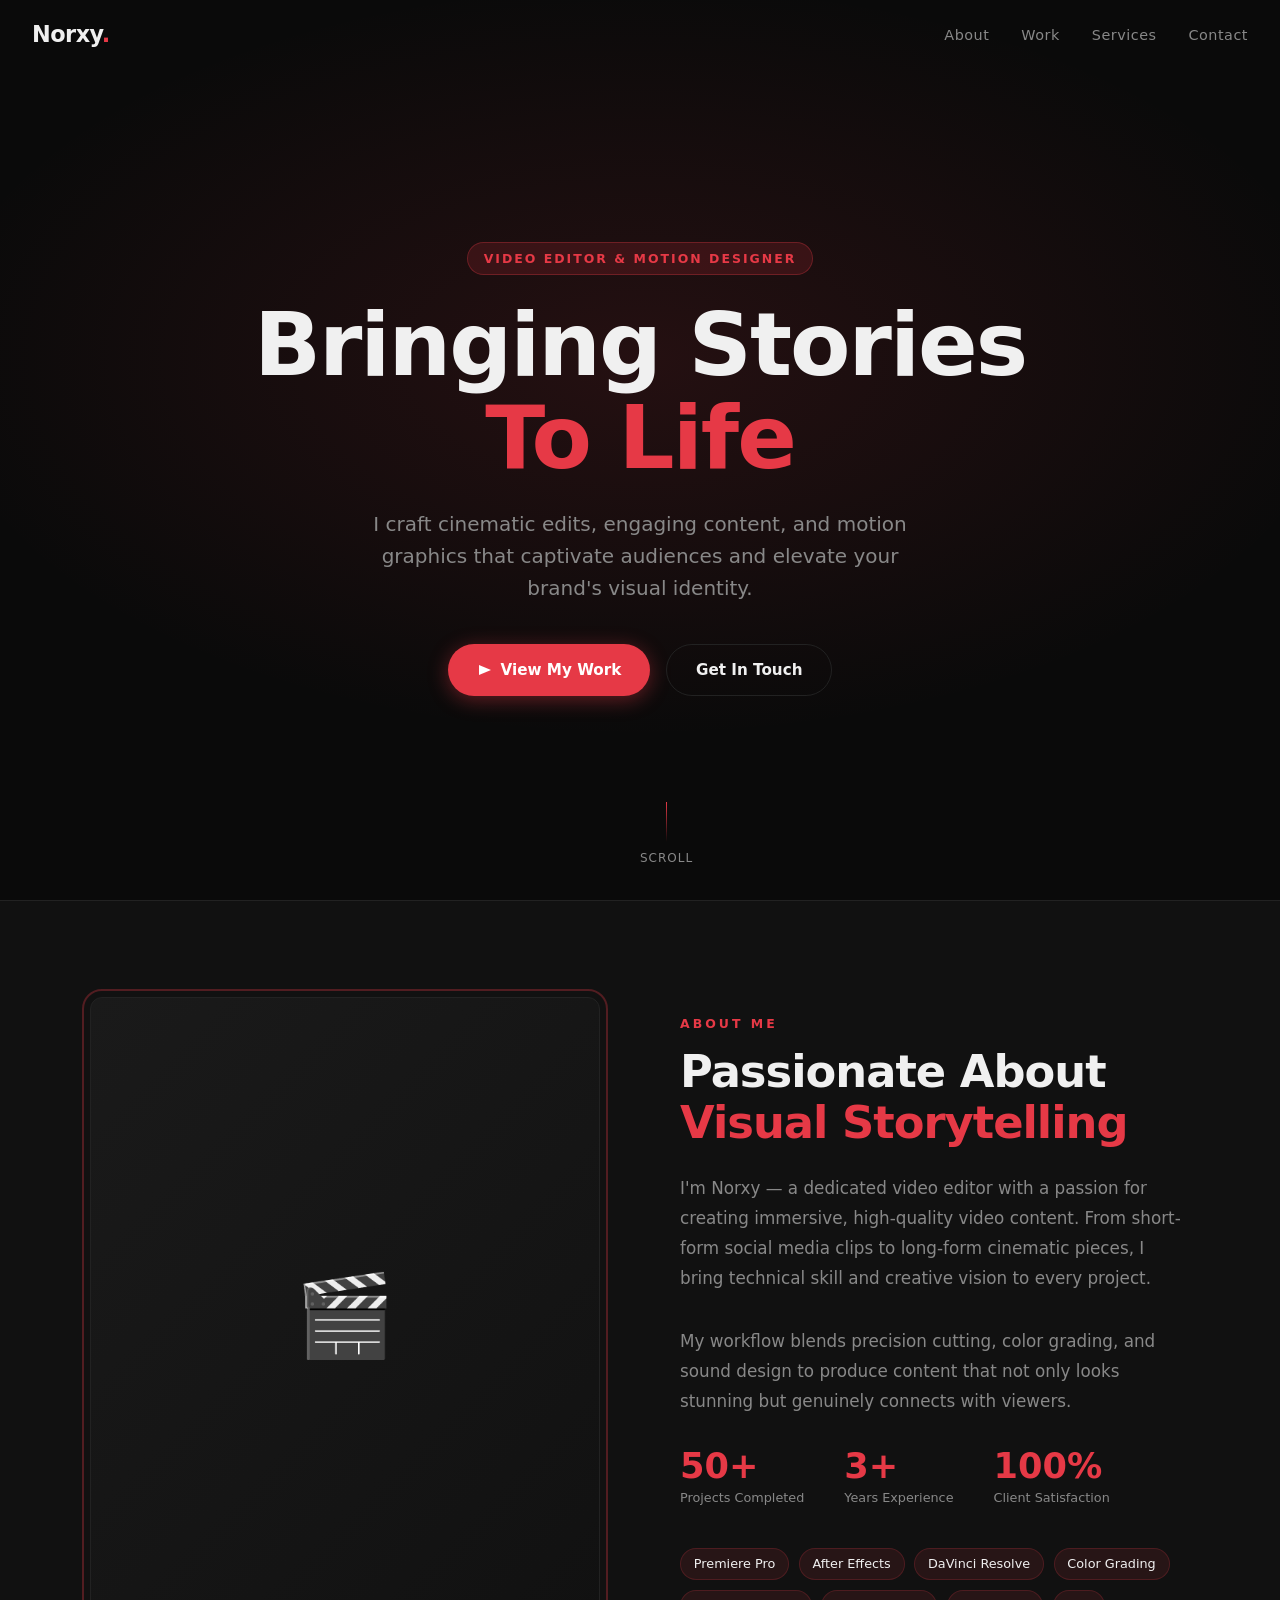
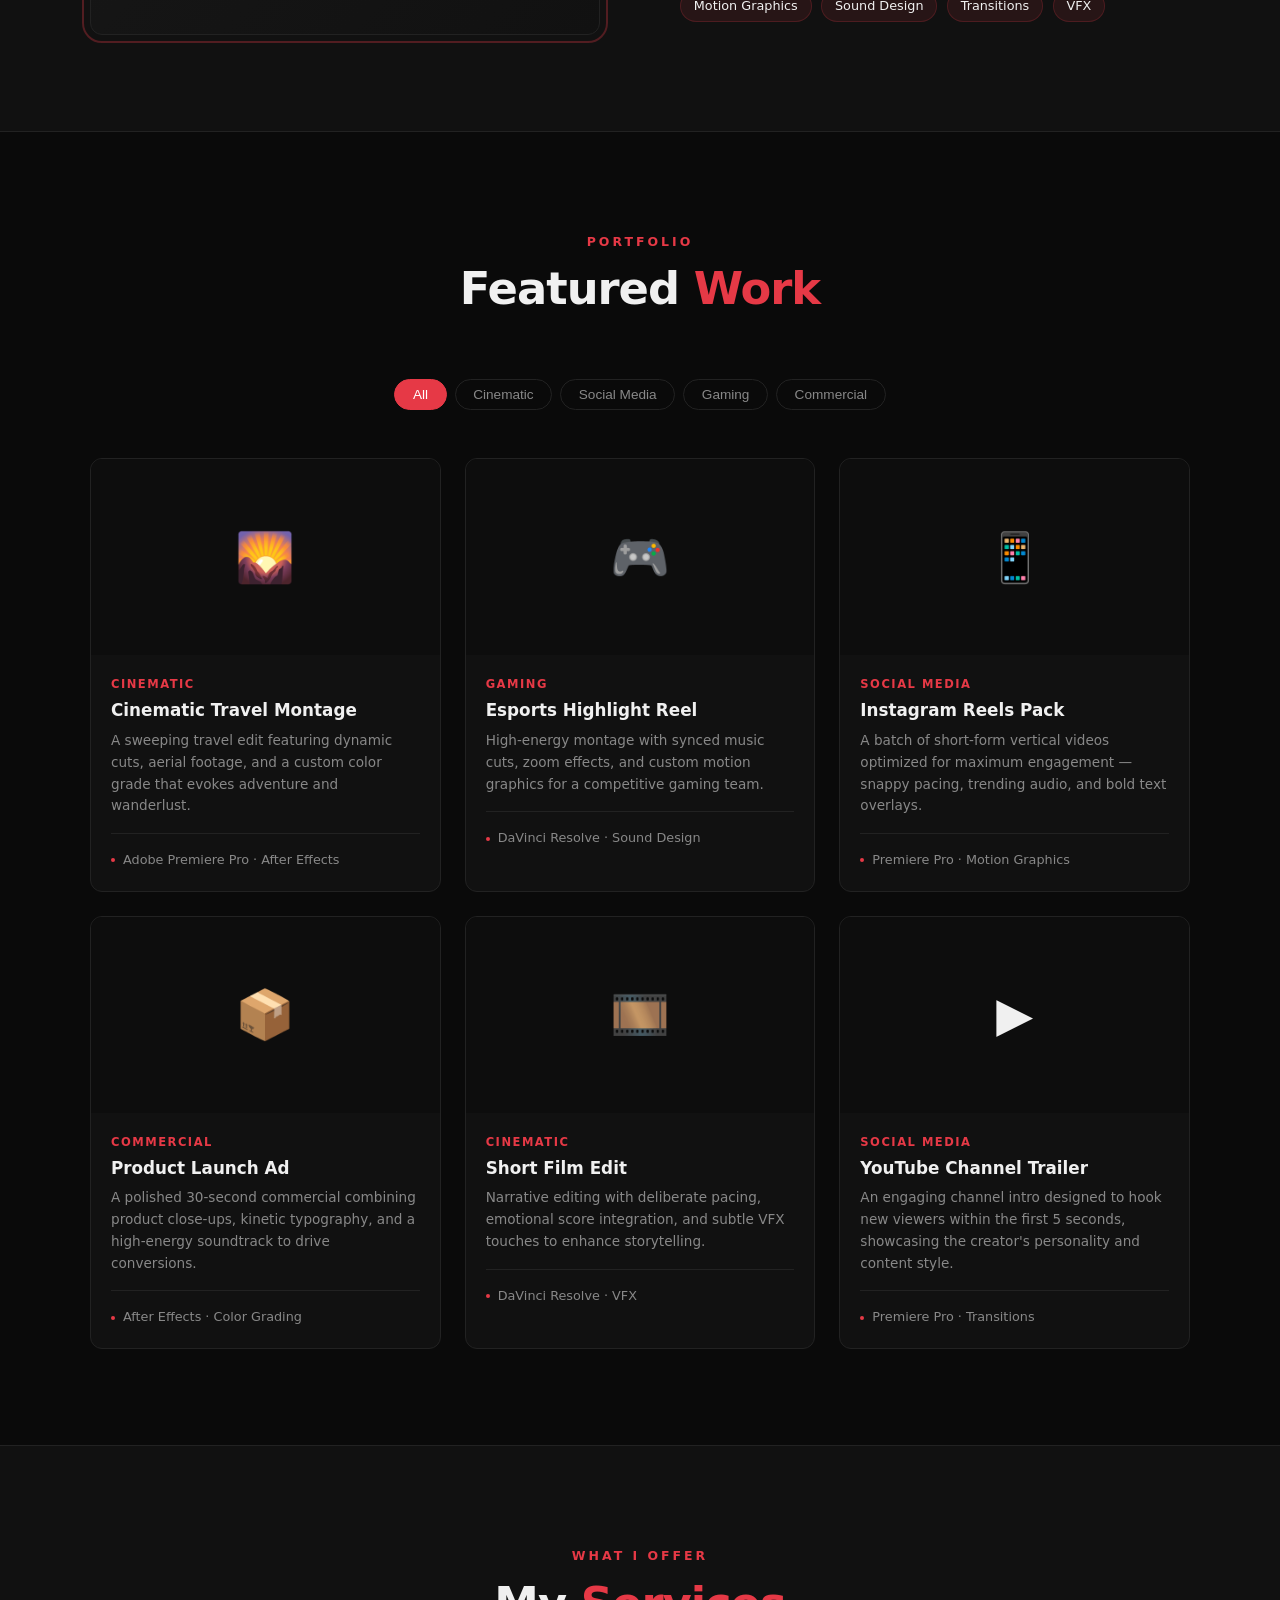
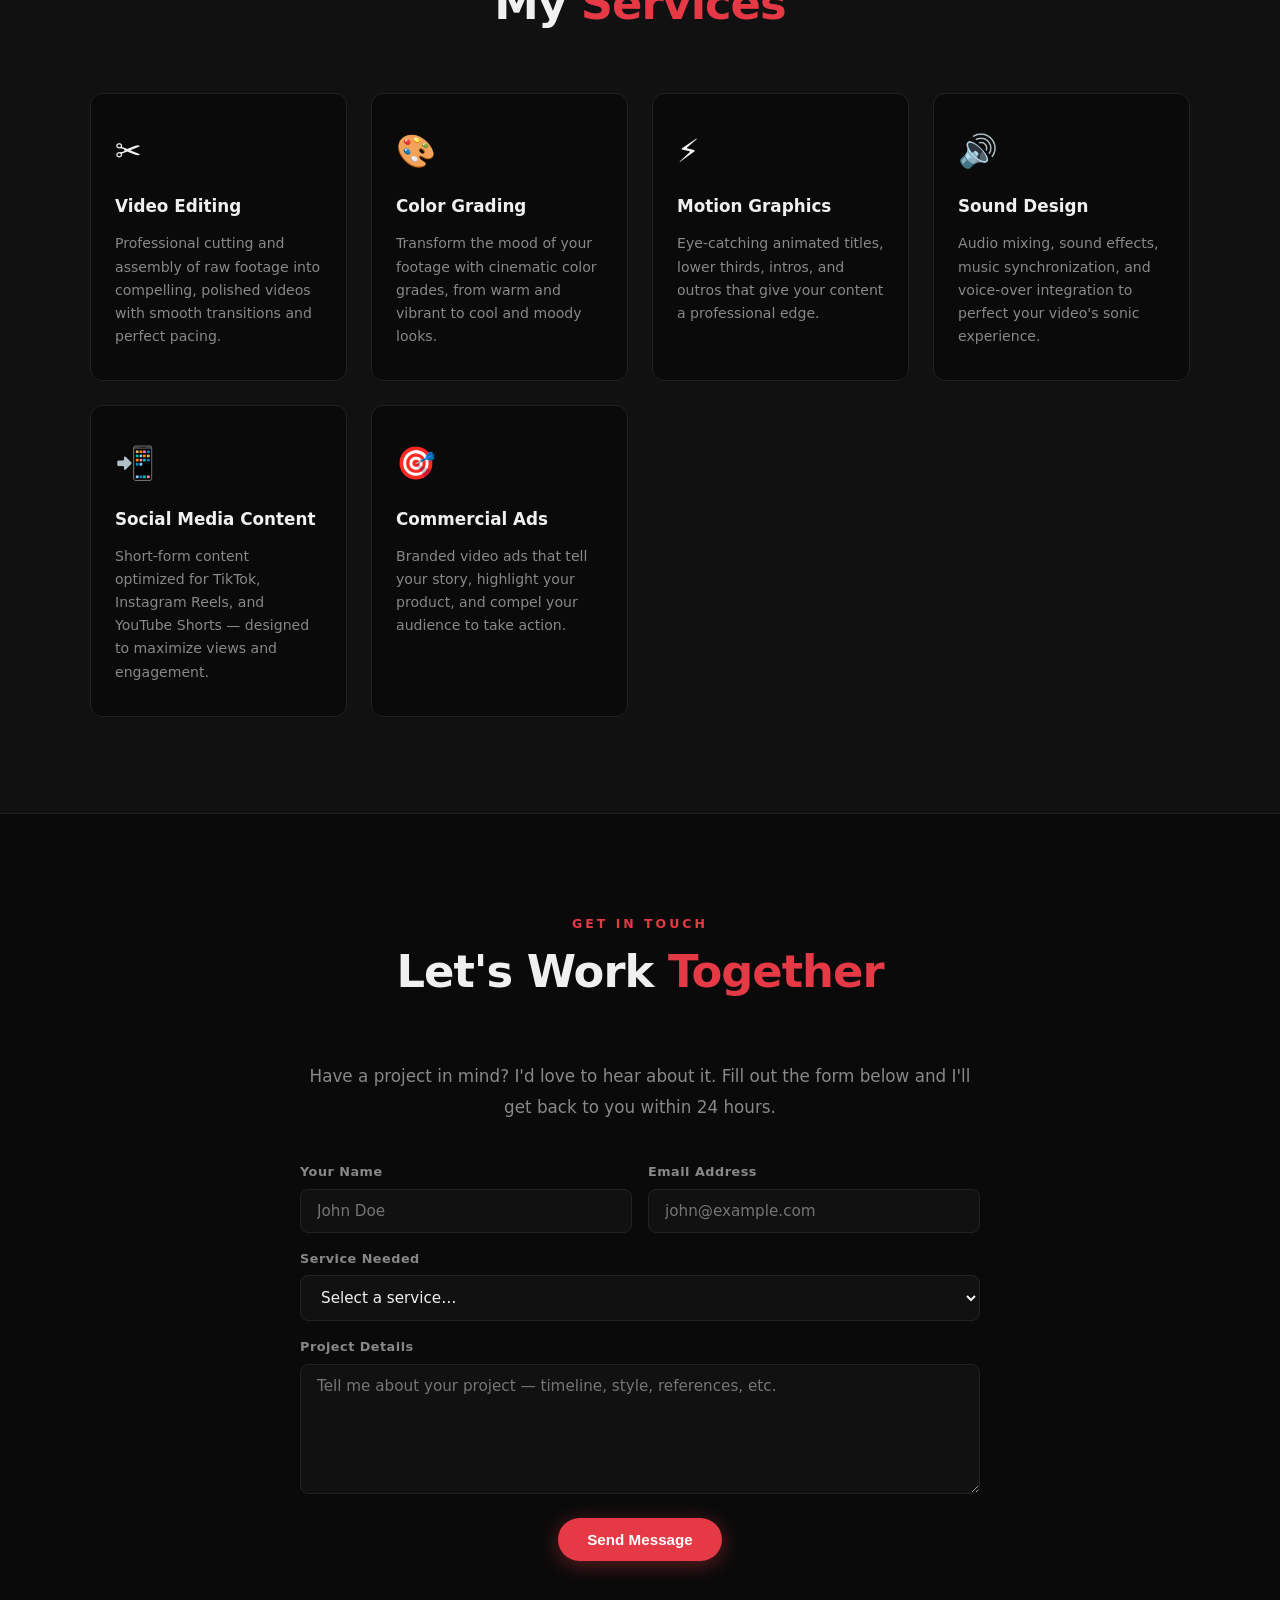
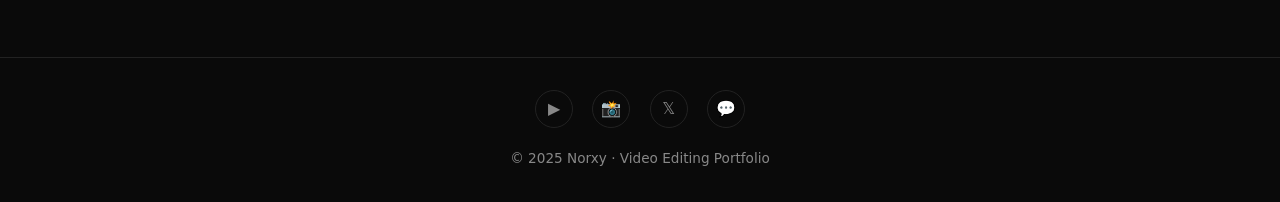
<file: index.html>
<!DOCTYPE html>
<html lang="en">
<head>
  <meta charset="UTF-8" />
  <meta name="viewport" content="width=device-width, initial-scale=1.0" />
  <title>Norxy — Video Editing Portfolio</title>
  <meta name="description" content="Professional video editor specializing in cinematic edits, motion graphics, and storytelling. View my portfolio and get in touch." />
  <link rel="stylesheet" href="styles.css" />
  <link rel="icon" href="data:image/svg+xml,<svg xmlns='http://www.w3.org/2000/svg' viewBox='0 0 100 100'><text y='.9em' font-size='90'>🎬</text></svg>" />
</head>
<body>

  <!-- ===== Navigation ===== -->
  <nav class="nav" role="navigation" aria-label="Main navigation">
    <a class="nav__logo" href="#hero">Norxy<span>.</span></a>
    <button class="nav__toggle" aria-label="Toggle menu" aria-expanded="false">
      <span></span><span></span><span></span>
    </button>
    <ul class="nav__links">
      <li><a href="#about">About</a></li>
      <li><a href="#work">Work</a></li>
      <li><a href="#services">Services</a></li>
      <li><a href="#contact">Contact</a></li>
    </ul>
  </nav>

  <!-- ===== Hero ===== -->
  <section id="hero" class="hero">
    <div class="hero__bg" aria-hidden="true"></div>
    <div class="hero__content">
      <span class="hero__tag">Video Editor &amp; Motion Designer</span>
      <h1 class="hero__title">
        Bringing Stories<br>
        <span class="highlight">To Life</span>
      </h1>
      <p class="hero__subtitle">
        I craft cinematic edits, engaging content, and motion graphics that captivate audiences and elevate your brand's visual identity.
      </p>
      <div class="hero__cta">
        <a href="#work" class="btn btn--primary">
          <svg width="16" height="16" viewBox="0 0 16 16" fill="currentColor" aria-hidden="true"><path d="M2 3l12 5-12 5V3z"/></svg>
          View My Work
        </a>
        <a href="#contact" class="btn btn--outline">Get In Touch</a>
      </div>
    </div>
    <div class="hero__scroll" aria-hidden="true">
      <div class="hero__scroll-line"></div>
      <span>Scroll</span>
    </div>
  </section>

  <!-- ===== About ===== -->
  <section id="about" class="about">
    <div class="about__inner">
      <div class="about__image-wrap reveal">
        <div class="about__image-placeholder" role="img" aria-label="Profile photo placeholder">🎬</div>
      </div>
      <div class="about__text reveal">
        <span class="section-label">About Me</span>
        <h2 class="section-title">Passionate About <span>Visual Storytelling</span></h2>
        <p class="about__desc">
          I'm Norxy — a dedicated video editor with a passion for creating immersive, high-quality video content. From short-form social media clips to long-form cinematic pieces, I bring technical skill and creative vision to every project.
        </p>
        <p class="about__desc">
          My workflow blends precision cutting, color grading, and sound design to produce content that not only looks stunning but genuinely connects with viewers.
        </p>

        <div class="about__stats">
          <div class="stat">
            <div class="stat__number">50+</div>
            <div class="stat__label">Projects Completed</div>
          </div>
          <div class="stat">
            <div class="stat__number">3+</div>
            <div class="stat__label">Years Experience</div>
          </div>
          <div class="stat">
            <div class="stat__number">100%</div>
            <div class="stat__label">Client Satisfaction</div>
          </div>
        </div>

        <div class="skills-grid">
          <span class="skill-tag">Premiere Pro</span>
          <span class="skill-tag">After Effects</span>
          <span class="skill-tag">DaVinci Resolve</span>
          <span class="skill-tag">Color Grading</span>
          <span class="skill-tag">Motion Graphics</span>
          <span class="skill-tag">Sound Design</span>
          <span class="skill-tag">Transitions</span>
          <span class="skill-tag">VFX</span>
        </div>
      </div>
    </div>
  </section>

  <!-- ===== Work ===== -->
  <section id="work">
    <div class="work">
      <header class="section-header reveal">
        <span class="section-label">Portfolio</span>
        <h2 class="section-title">Featured <span>Work</span></h2>
      </header>

      <div class="work-filters reveal">
        <button class="filter-btn active" data-filter="all">All</button>
        <button class="filter-btn" data-filter="cinematic">Cinematic</button>
        <button class="filter-btn" data-filter="social">Social Media</button>
        <button class="filter-btn" data-filter="gaming">Gaming</button>
        <button class="filter-btn" data-filter="commercial">Commercial</button>
      </div>

      <div class="work-grid">

        <!-- Card 1 -->
        <article class="work-card reveal" data-category="cinematic" tabindex="0" role="button" aria-label="Open: Cinematic Travel Montage">
          <div class="work-card__thumb">
            <div class="work-card__thumb-placeholder" aria-hidden="true">🌄</div>
            <div class="work-card__play" aria-hidden="true">
              <div class="play-icon">
                <svg viewBox="0 0 24 24" aria-hidden="true"><polygon points="5,3 19,12 5,21"/></svg>
              </div>
            </div>
          </div>
          <div class="work-card__body">
            <div class="work-card__category">Cinematic</div>
            <h3 class="work-card__title">Cinematic Travel Montage</h3>
            <p class="work-card__desc">A sweeping travel edit featuring dynamic cuts, aerial footage, and a custom color grade that evokes adventure and wanderlust.</p>
            <div class="work-card__meta">
              <span class="work-card__meta-dot"></span>
              <span>Adobe Premiere Pro · After Effects</span>
            </div>
          </div>
        </article>

        <!-- Card 2 -->
        <article class="work-card reveal" data-category="gaming" tabindex="0" role="button" aria-label="Open: Esports Highlight Reel">
          <div class="work-card__thumb">
            <div class="work-card__thumb-placeholder" aria-hidden="true">🎮</div>
            <div class="work-card__play" aria-hidden="true">
              <div class="play-icon">
                <svg viewBox="0 0 24 24" aria-hidden="true"><polygon points="5,3 19,12 5,21"/></svg>
              </div>
            </div>
          </div>
          <div class="work-card__body">
            <div class="work-card__category">Gaming</div>
            <h3 class="work-card__title">Esports Highlight Reel</h3>
            <p class="work-card__desc">High-energy montage with synced music cuts, zoom effects, and custom motion graphics for a competitive gaming team.</p>
            <div class="work-card__meta">
              <span class="work-card__meta-dot"></span>
              <span>DaVinci Resolve · Sound Design</span>
            </div>
          </div>
        </article>

        <!-- Card 3 -->
        <article class="work-card reveal" data-category="social" tabindex="0" role="button" aria-label="Open: Instagram Reels Pack">
          <div class="work-card__thumb">
            <div class="work-card__thumb-placeholder" aria-hidden="true">📱</div>
            <div class="work-card__play" aria-hidden="true">
              <div class="play-icon">
                <svg viewBox="0 0 24 24" aria-hidden="true"><polygon points="5,3 19,12 5,21"/></svg>
              </div>
            </div>
          </div>
          <div class="work-card__body">
            <div class="work-card__category">Social Media</div>
            <h3 class="work-card__title">Instagram Reels Pack</h3>
            <p class="work-card__desc">A batch of short-form vertical videos optimized for maximum engagement — snappy pacing, trending audio, and bold text overlays.</p>
            <div class="work-card__meta">
              <span class="work-card__meta-dot"></span>
              <span>Premiere Pro · Motion Graphics</span>
            </div>
          </div>
        </article>

        <!-- Card 4 -->
        <article class="work-card reveal" data-category="commercial" tabindex="0" role="button" aria-label="Open: Product Launch Ad">
          <div class="work-card__thumb">
            <div class="work-card__thumb-placeholder" aria-hidden="true">📦</div>
            <div class="work-card__play" aria-hidden="true">
              <div class="play-icon">
                <svg viewBox="0 0 24 24" aria-hidden="true"><polygon points="5,3 19,12 5,21"/></svg>
              </div>
            </div>
          </div>
          <div class="work-card__body">
            <div class="work-card__category">Commercial</div>
            <h3 class="work-card__title">Product Launch Ad</h3>
            <p class="work-card__desc">A polished 30-second commercial combining product close-ups, kinetic typography, and a high-energy soundtrack to drive conversions.</p>
            <div class="work-card__meta">
              <span class="work-card__meta-dot"></span>
              <span>After Effects · Color Grading</span>
            </div>
          </div>
        </article>

        <!-- Card 5 -->
        <article class="work-card reveal" data-category="cinematic" tabindex="0" role="button" aria-label="Open: Short Film Edit">
          <div class="work-card__thumb">
            <div class="work-card__thumb-placeholder" aria-hidden="true">🎞️</div>
            <div class="work-card__play" aria-hidden="true">
              <div class="play-icon">
                <svg viewBox="0 0 24 24" aria-hidden="true"><polygon points="5,3 19,12 5,21"/></svg>
              </div>
            </div>
          </div>
          <div class="work-card__body">
            <div class="work-card__category">Cinematic</div>
            <h3 class="work-card__title">Short Film Edit</h3>
            <p class="work-card__desc">Narrative editing with deliberate pacing, emotional score integration, and subtle VFX touches to enhance storytelling.</p>
            <div class="work-card__meta">
              <span class="work-card__meta-dot"></span>
              <span>DaVinci Resolve · VFX</span>
            </div>
          </div>
        </article>

        <!-- Card 6 -->
        <article class="work-card reveal" data-category="social" tabindex="0" role="button" aria-label="Open: YouTube Channel Trailer">
          <div class="work-card__thumb">
            <div class="work-card__thumb-placeholder" aria-hidden="true">▶️</div>
            <div class="work-card__play" aria-hidden="true">
              <div class="play-icon">
                <svg viewBox="0 0 24 24" aria-hidden="true"><polygon points="5,3 19,12 5,21"/></svg>
              </div>
            </div>
          </div>
          <div class="work-card__body">
            <div class="work-card__category">Social Media</div>
            <h3 class="work-card__title">YouTube Channel Trailer</h3>
            <p class="work-card__desc">An engaging channel intro designed to hook new viewers within the first 5 seconds, showcasing the creator's personality and content style.</p>
            <div class="work-card__meta">
              <span class="work-card__meta-dot"></span>
              <span>Premiere Pro · Transitions</span>
            </div>
          </div>
        </article>

      </div>
    </div>
  </section>

  <!-- ===== Services ===== -->
  <section id="services" class="services">
    <div class="services__inner">
      <header class="section-header reveal">
        <span class="section-label">What I Offer</span>
        <h2 class="section-title">My <span>Services</span></h2>
      </header>

      <div class="services-grid">
        <div class="service-card reveal">
          <div class="service-card__icon">✂️</div>
          <h3 class="service-card__title">Video Editing</h3>
          <p class="service-card__desc">Professional cutting and assembly of raw footage into compelling, polished videos with smooth transitions and perfect pacing.</p>
        </div>
        <div class="service-card reveal">
          <div class="service-card__icon">🎨</div>
          <h3 class="service-card__title">Color Grading</h3>
          <p class="service-card__desc">Transform the mood of your footage with cinematic color grades, from warm and vibrant to cool and moody looks.</p>
        </div>
        <div class="service-card reveal">
          <div class="service-card__icon">⚡</div>
          <h3 class="service-card__title">Motion Graphics</h3>
          <p class="service-card__desc">Eye-catching animated titles, lower thirds, intros, and outros that give your content a professional edge.</p>
        </div>
        <div class="service-card reveal">
          <div class="service-card__icon">🔊</div>
          <h3 class="service-card__title">Sound Design</h3>
          <p class="service-card__desc">Audio mixing, sound effects, music synchronization, and voice-over integration to perfect your video's sonic experience.</p>
        </div>
        <div class="service-card reveal">
          <div class="service-card__icon">📲</div>
          <h3 class="service-card__title">Social Media Content</h3>
          <p class="service-card__desc">Short-form content optimized for TikTok, Instagram Reels, and YouTube Shorts — designed to maximize views and engagement.</p>
        </div>
        <div class="service-card reveal">
          <div class="service-card__icon">🎯</div>
          <h3 class="service-card__title">Commercial Ads</h3>
          <p class="service-card__desc">Branded video ads that tell your story, highlight your product, and compel your audience to take action.</p>
        </div>
      </div>
    </div>
  </section>

  <!-- ===== Contact ===== -->
  <section id="contact">
    <div class="contact__inner">
      <header class="section-header reveal">
        <span class="section-label">Get In Touch</span>
        <h2 class="section-title">Let's Work <span>Together</span></h2>
      </header>
      <p class="contact__desc reveal">
        Have a project in mind? I'd love to hear about it. Fill out the form below and I'll get back to you within 24 hours.
      </p>

      <form id="contactForm" class="contact__form reveal" novalidate>
        <div class="form-row">
          <div class="form-group">
            <label for="name">Your Name</label>
            <input type="text" id="name" name="name" placeholder="John Doe" required />
          </div>
          <div class="form-group">
            <label for="email">Email Address</label>
            <input type="email" id="email" name="email" placeholder="john@example.com" required />
          </div>
        </div>
        <div class="form-group">
          <label for="service">Service Needed</label>
          <select id="service" name="service">
            <option value="" disabled selected>Select a service…</option>
            <option value="editing">Video Editing</option>
            <option value="color">Color Grading</option>
            <option value="motion">Motion Graphics</option>
            <option value="sound">Sound Design</option>
            <option value="social">Social Media Content</option>
            <option value="commercial">Commercial Ad</option>
            <option value="other">Other</option>
          </select>
        </div>
        <div class="form-group">
          <label for="message">Project Details</label>
          <textarea id="message" name="message" placeholder="Tell me about your project — timeline, style, references, etc." required></textarea>
        </div>
        <div class="form-submit">
          <button type="submit" class="btn btn--primary">Send Message</button>
        </div>
        <div class="form-success" role="alert">
          ✅ Message sent! I'll be in touch within 24 hours.
        </div>
      </form>
    </div>
  </section>

  <!-- ===== Footer ===== -->
  <footer class="footer">
    <div class="footer__social">
      <a href="#" aria-label="YouTube" title="YouTube">▶</a>
      <a href="#" aria-label="Instagram" title="Instagram">📸</a>
      <a href="#" aria-label="Twitter / X" title="Twitter">𝕏</a>
      <a href="#" aria-label="Discord" title="Discord">💬</a>
    </div>
    <p>© 2025 Norxy · Video Editing Portfolio</p>
  </footer>

  <!-- ===== Modal ===== -->
  <div class="modal-overlay" role="dialog" aria-modal="true" aria-labelledby="modalTitle">
    <div class="modal-wrap">
      <button class="modal__close" aria-label="Close modal">✕</button>
      <div class="modal">
        <div class="modal__video" aria-hidden="true"></div>
        <div class="modal__body">
          <div class="modal__category"></div>
          <h3 class="modal__title" id="modalTitle"></h3>
          <p class="modal__desc"></p>
        </div>
      </div>
    </div>
  </div>

  <script src="script.js"></script>
</body>
</html>
</file>
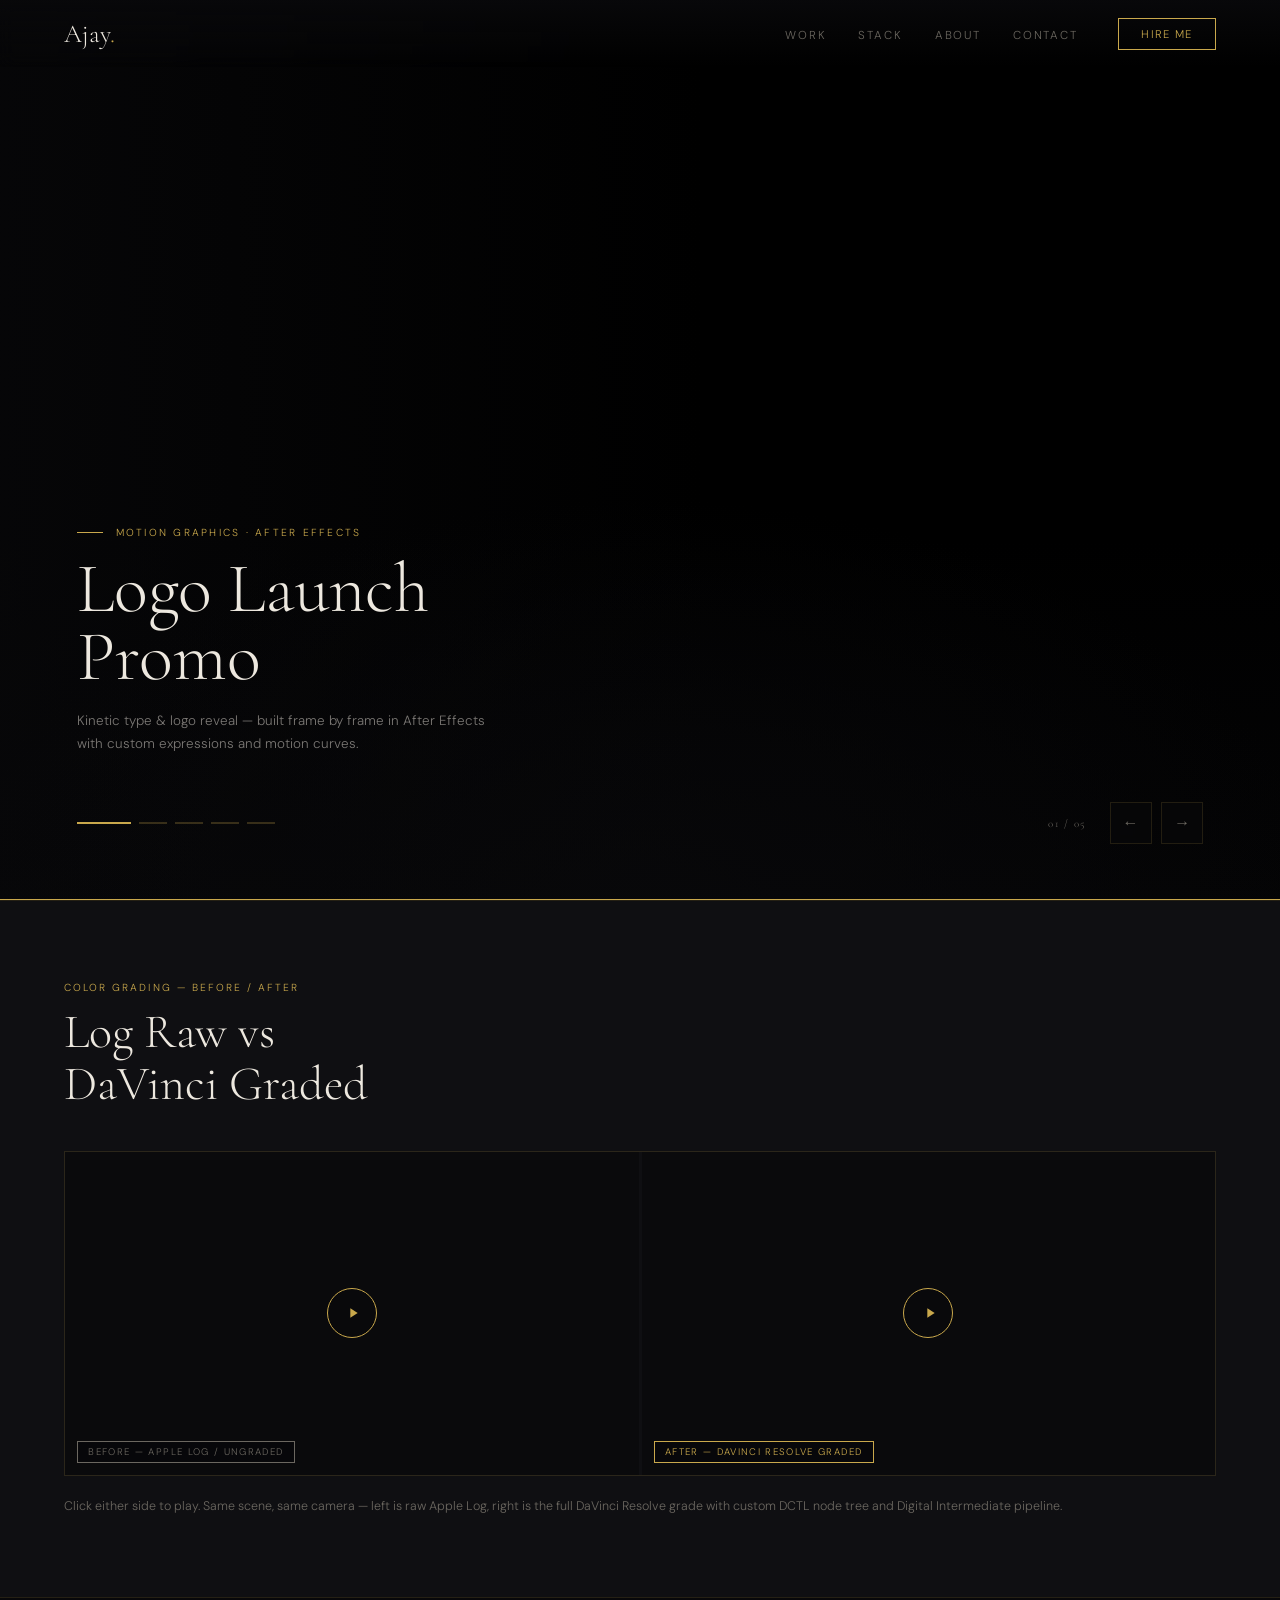
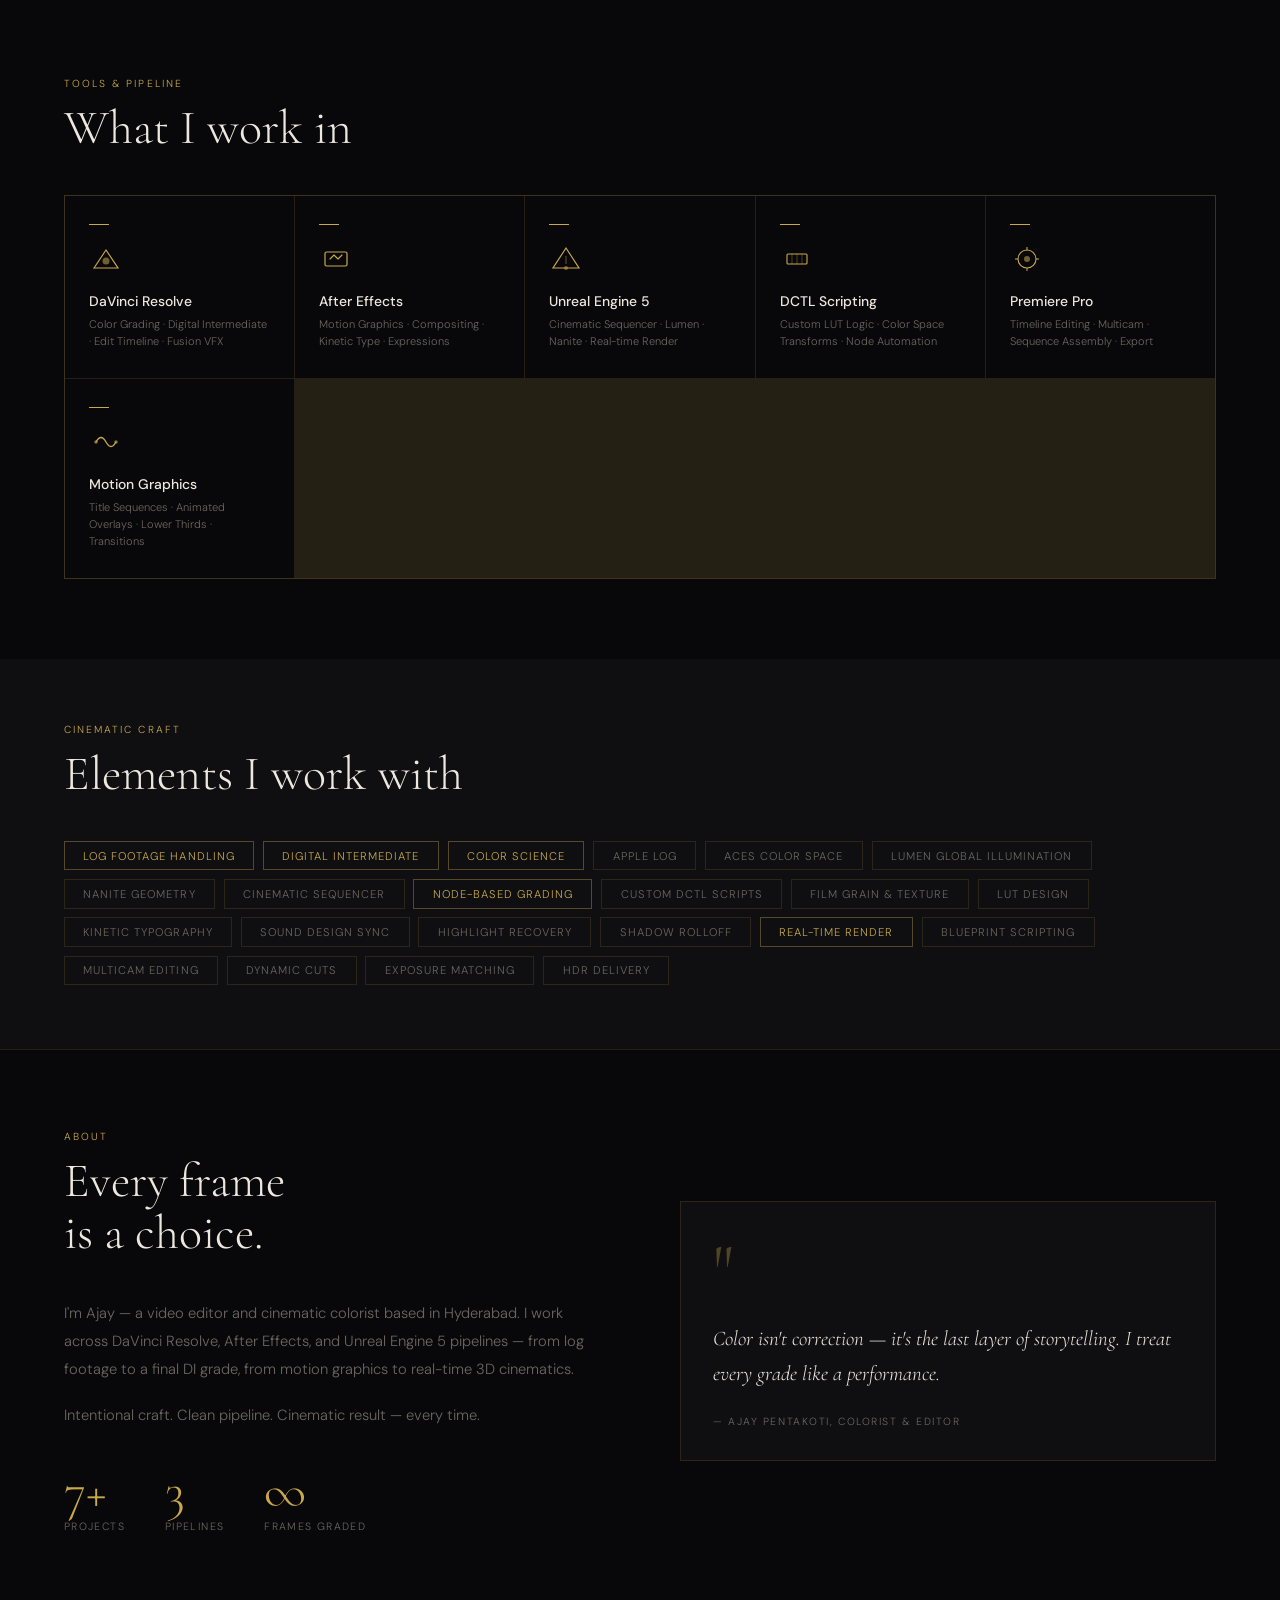
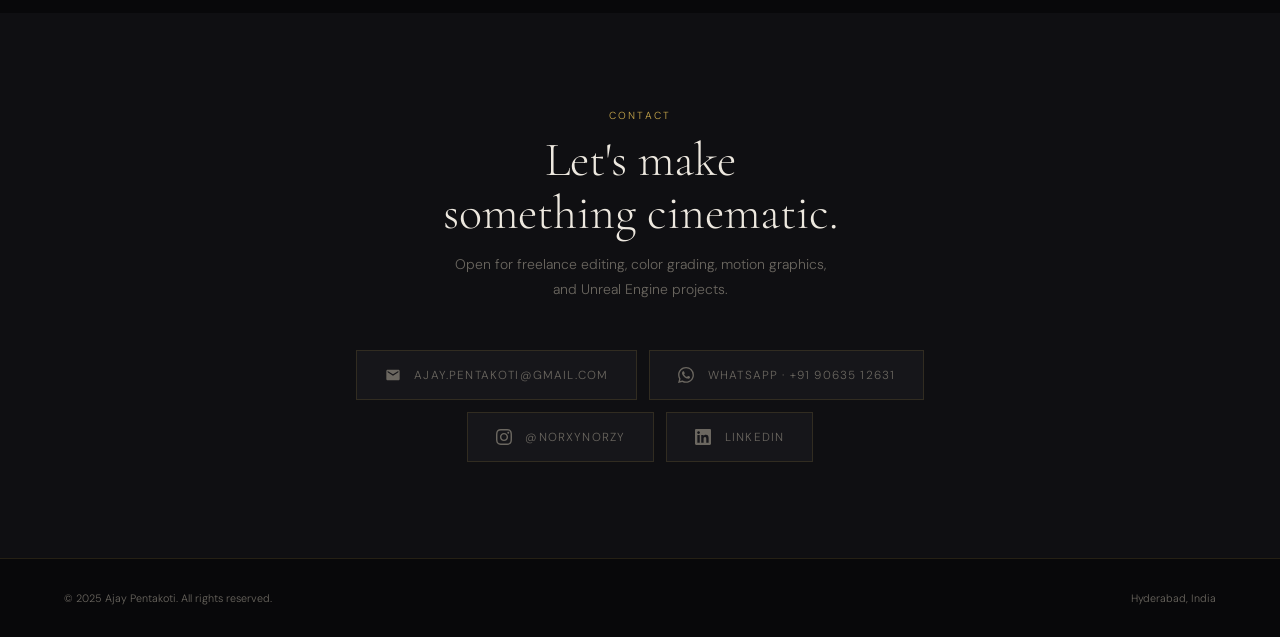
<file: portfolio (1).html>
<!DOCTYPE html>
<html lang="en">
<head>
<meta charset="UTF-8">
<meta name="viewport" content="width=device-width, initial-scale=1.0">
<title>Ajay | Video Editor & Colorist</title>
<link href="https://fonts.googleapis.com/css2?family=Cormorant+Garamond:ital,wght@0,300;0,400;0,600;1,300;1,400&family=DM+Sans:opsz,wght@9..40,300;9..40,400;9..40,500&display=swap" rel="stylesheet">
<style>
*, *::before, *::after { box-sizing: border-box; margin: 0; padding: 0; }
:root {
  --bg: #08080a; --bg2: #0f0f12; --bg3: #16161a;
  --accent: #c9a84c; --accent2: #e8c96a;
  --text: #ede8df; --muted: #6b6760;
  --border: rgba(201,168,76,0.15);
  --serif: 'Cormorant Garamond', Georgia, serif;
  --sans: 'DM Sans', sans-serif;
}
html { scroll-behavior: smooth; }
body { background: var(--bg); color: var(--text); font-family: var(--sans); font-weight: 300; overflow-x: hidden; }

/* NAV */
nav {
  position: fixed; top: 0; left: 0; right: 0; z-index: 200;
  padding: 1.1rem 5vw; display: flex; justify-content: space-between; align-items: center;
  background: linear-gradient(to bottom, rgba(8,8,10,0.97) 0%, transparent 100%);
  backdrop-filter: blur(8px);
}
.nav-logo { font-family: var(--serif); font-size: 1.6rem; font-weight: 300; color: var(--text); text-decoration: none; }
.nav-logo span { color: var(--accent); }
.nav-right { display: flex; align-items: center; gap: 2.5rem; }
.nav-links { display: flex; gap: 2rem; list-style: none; }
.nav-links a { color: var(--muted); text-decoration: none; font-size: 0.72rem; letter-spacing: 0.16em; text-transform: uppercase; transition: color 0.2s; }
.nav-links a:hover { color: var(--accent); }
.nav-cta { padding: 0.5rem 1.4rem; border: 0.5px solid var(--accent); color: var(--accent); font-size: 0.7rem; letter-spacing: 0.12em; text-transform: uppercase; text-decoration: none; transition: all 0.2s; }
.nav-cta:hover { background: var(--accent); color: var(--bg); }

/* CAROUSEL HERO */
.carousel-hero { position: relative; width: 100%; height: 100vh; overflow: hidden; background: #000; }
.carousel-track { display: flex; height: 100%; transition: transform 0.85s cubic-bezier(0.77,0,0.18,1); will-change: transform; }
.carousel-slide { position: relative; min-width: 100%; height: 100%; overflow: hidden; }

.slide-thumb {
  position: absolute; inset: 0;
  background-size: cover; background-position: center;
  transition: transform 8s linear;
  filter: brightness(0.42);
}
.carousel-slide.active .slide-thumb { transform: scale(1.07); }

.slide-vignette {
  position: absolute; inset: 0;
  background:
    radial-gradient(ellipse 100% 90% at 50% 105%, rgba(8,8,10,0.98) 0%, transparent 55%),
    linear-gradient(to right, rgba(8,8,10,0.75) 0%, transparent 55%),
    linear-gradient(to top, rgba(8,8,10,0.5) 0%, transparent 40%);
}

.slide-iframe {
  position: absolute; inset: 0; width: 100%; height: 100%; border: none; display: none; z-index: 5;
}

.slide-play-zone {
  position: absolute; inset: 0; z-index: 6; display: flex; align-items: center; justify-content: center;
  opacity: 0; transition: opacity 0.3s;
}
.carousel-slide:hover .slide-play-zone { opacity: 1; }
.big-play-btn {
  width: 76px; height: 76px; border: 1.5px solid rgba(201,168,76,0.55); border-radius: 50%;
  background: rgba(8,8,10,0.55); backdrop-filter: blur(8px);
  display: flex; align-items: center; justify-content: center;
  transition: background 0.25s, transform 0.25s; cursor: pointer;
}
.big-play-btn:hover { background: var(--accent); transform: scale(1.12); }
.big-play-btn svg { width: 26px; height: 26px; fill: var(--accent); margin-left: 5px; }
.big-play-btn:hover svg { fill: var(--bg); }

.slide-content {
  position: absolute; bottom: 9rem; left: 6vw; z-index: 10; max-width: 600px;
}
.slide-tag {
  font-size: 0.64rem; letter-spacing: 0.22em; text-transform: uppercase;
  color: var(--accent); margin-bottom: 1rem;
  display: flex; align-items: center; gap: 0.8rem;
}
.slide-tag::before { content: ''; display: block; width: 26px; height: 0.5px; background: var(--accent); }
.slide-title {
  font-family: var(--serif); font-size: clamp(2.6rem, 5.5vw, 5.2rem); font-weight: 300;
  line-height: 0.97; color: var(--text); margin-bottom: 1.1rem;
  opacity: 0; transform: translateY(30px);
  transition: opacity 0.65s 0.1s, transform 0.65s 0.1s;
}
.slide-desc {
  font-size: 0.84rem; color: rgba(237,232,223,0.5); line-height: 1.75; max-width: 420px;
  opacity: 0; transform: translateY(18px);
  transition: opacity 0.5s 0.28s, transform 0.5s 0.28s;
}
.carousel-slide.active .slide-title,
.carousel-slide.active .slide-desc { opacity: 1; transform: translateY(0); }

.carousel-controls {
  position: absolute; bottom: 3.5rem; left: 6vw; right: 6vw;
  display: flex; align-items: center; gap: 1.5rem; z-index: 20;
}
.carousel-dots { display: flex; gap: 0.5rem; flex: 1; }
.dot { width: 28px; height: 1.5px; background: rgba(201,168,76,0.25); cursor: pointer; transition: background 0.3s, width 0.4s; }
.dot.active { background: var(--accent); width: 54px; }
.carousel-nav { display: flex; gap: 0.6rem; }
.c-btn {
  width: 42px; height: 42px; border: 0.5px solid var(--border); background: rgba(8,8,10,0.65);
  color: var(--muted); font-size: 1rem; cursor: pointer;
  display: flex; align-items: center; justify-content: center;
  transition: all 0.2s; backdrop-filter: blur(6px);
}
.c-btn:hover { border-color: var(--accent); color: var(--accent); }
.slide-counter { font-size: 0.68rem; letter-spacing: 0.12em; color: var(--muted); font-family: var(--serif); white-space: nowrap; }
.carousel-progress { position: absolute; bottom: 0; left: 0; height: 1.5px; background: var(--accent); width: 0%; z-index: 20; }

/* DIVIDER */
.divider { width: 100%; height: 0.5px; background: var(--border); }

/* BEFORE / AFTER */
.ba-section { padding: 5rem 5vw; background: var(--bg2); }
.section-tag { font-size: 0.64rem; letter-spacing: 0.2em; text-transform: uppercase; color: var(--accent); margin-bottom: 0.75rem; }
.section-title { font-family: var(--serif); font-size: clamp(1.8rem, 4vw, 3rem); font-weight: 300; line-height: 1.1; margin-bottom: 2.5rem; }

.ba-wrap { display: grid; grid-template-columns: 1fr 1fr; gap: 3px; border: 0.5px solid var(--border); overflow: hidden; }
.ba-pane { position: relative; aspect-ratio: 16/9; background: #0a0a0c; overflow: hidden; cursor: pointer; }
.ba-pane-bg { position: absolute; inset: 0; background: linear-gradient(135deg,#0d0d14,#151520); }
.ba-pane iframe { position: absolute; inset: 0; width: 100%; height: 100%; border: none; display: none; }
.ba-play { position: absolute; inset: 0; display: flex; align-items: center; justify-content: center; z-index: 3; transition: opacity 0.3s; }
.ba-play .play-btn { width: 50px; height: 50px; border: 1.5px solid var(--accent); border-radius: 50%; background: rgba(8,8,10,0.5); display: flex; align-items: center; justify-content: center; transition: all 0.2s; }
.ba-pane:hover .play-btn { background: var(--accent); }
.ba-play svg { width: 16px; height: 16px; fill: var(--accent); margin-left: 3px; }
.ba-pane:hover .ba-play svg { fill: var(--bg); }
.ba-label { position: absolute; bottom: 0.75rem; left: 0.75rem; font-size: 0.6rem; letter-spacing: 0.14em; text-transform: uppercase; padding: 0.22rem 0.65rem; background: rgba(8,8,10,0.85); z-index: 4; pointer-events: none; }
.ba-label.before { color: var(--muted); border: 0.5px solid var(--muted); }
.ba-label.after { color: var(--accent); border: 0.5px solid var(--accent); }
.ba-note { margin-top: 1.25rem; font-size: 0.78rem; color: var(--muted); line-height: 1.7; }

/* TECH STACK */
.tech-section { padding: 5rem 5vw; }
.tech-grid { display: grid; grid-template-columns: repeat(auto-fill, minmax(210px, 1fr)); gap: 1px; background: var(--border); border: 0.5px solid var(--border); margin-top: 2.5rem; }
.tech-card { background: var(--bg); padding: 1.75rem 1.5rem; position: relative; overflow: hidden; transition: background 0.3s; }
.tech-card::after { content: ''; position: absolute; inset: 0; background: radial-gradient(ellipse 160% 130% at 50% 130%, rgba(201,168,76,0.06), transparent); opacity: 0; transition: opacity 0.4s; }
.tech-card:hover { background: var(--bg3); }
.tech-card:hover::after { opacity: 1; }
.tech-line { width: 20px; height: 0.5px; background: var(--accent); margin-bottom: 1.1rem; }
.tech-icon { width: 34px; height: 34px; margin-bottom: 1rem; }
.tech-icon svg { width: 100%; height: 100%; }
.tech-name { font-size: 0.87rem; font-weight: 500; color: var(--text); margin-bottom: 0.35rem; }
.tech-role { font-size: 0.69rem; color: var(--muted); line-height: 1.55; }

/* CINEMATIC ELEMENTS */
.cine-section { padding: 4rem 5vw; background: var(--bg2); }
.cine-grid { display: flex; flex-wrap: wrap; gap: 0.55rem; margin-top: 2rem; }
.cine-pill { padding: 0.42rem 1.15rem; border: 0.5px solid var(--border); font-size: 0.7rem; letter-spacing: 0.09em; text-transform: uppercase; color: var(--muted); transition: all 0.25s; cursor: default; }
.cine-pill:hover { border-color: var(--accent); color: var(--accent); background: rgba(201,168,76,0.04); }
.cine-pill.hot { border-color: rgba(201,168,76,0.38); color: var(--accent); }

/* ABOUT */
.about-section { padding: 5rem 5vw; display: grid; grid-template-columns: 1fr 1fr; gap: 5rem; align-items: center; }
.about-text p { color: var(--muted); font-size: 0.92rem; line-height: 1.9; margin-bottom: 1.1rem; }
.stat-row { display: flex; gap: 2.5rem; margin-top: 2.25rem; }
.stat-num { font-family: var(--serif); font-size: 3.2rem; font-weight: 300; color: var(--accent); line-height: 1; }
.stat-label { font-size: 0.66rem; letter-spacing: 0.13em; text-transform: uppercase; color: var(--muted); margin-top: 0.2rem; }
.quote-card { padding: 2rem 2rem 2rem; border: 0.5px solid var(--border); background: var(--bg2); }
.quote-mark { font-family: var(--serif); font-size: 4.5rem; font-weight: 300; color: var(--accent); line-height: 1; opacity: 0.35; margin-bottom: 1rem; }
.quote-text { font-family: var(--serif); font-size: 1.3rem; font-weight: 300; line-height: 1.65; color: var(--text); font-style: italic; }
.quote-attr { margin-top: 1.5rem; font-size: 0.65rem; letter-spacing: 0.15em; text-transform: uppercase; color: var(--muted); }

/* CONTACT */
.contact-section { padding: 6rem 5vw; background: var(--bg2); text-align: center; }
.contact-section .section-title { margin-bottom: 0.75rem; }
.contact-sub { color: var(--muted); font-size: 0.87rem; max-width: 380px; margin: 0 auto 3rem; line-height: 1.8; }
.contact-grid { display: flex; flex-wrap: wrap; gap: 0.75rem; justify-content: center; max-width: 720px; margin: 0 auto; }
.contact-card { display: flex; align-items: center; gap: 0.85rem; padding: 1rem 1.75rem; border: 0.5px solid var(--border); color: var(--muted); text-decoration: none; font-size: 0.73rem; letter-spacing: 0.1em; text-transform: uppercase; transition: all 0.25s; background: var(--bg3); }
.contact-card:hover { border-color: var(--accent); color: var(--accent); background: rgba(201,168,76,0.04); }
.contact-card svg { width: 16px; height: 16px; fill: currentColor; flex-shrink: 0; }

footer { padding: 2rem 5vw; border-top: 0.5px solid var(--border); display: flex; justify-content: space-between; font-size: 0.67rem; color: var(--muted); align-items: center; }

@media (max-width: 700px) {
  .nav-links, .nav-cta { display: none; }
  .about-section { grid-template-columns: 1fr; gap: 2.5rem; }
  .ba-wrap { grid-template-columns: 1fr; }
  .slide-content { bottom: 8rem; left: 5vw; }
  .stat-row { gap: 1.5rem; }
  .tech-grid { grid-template-columns: 1fr 1fr; }
}
</style>
</head>
<body>

<!-- NAV -->
<nav>
  <a href="#" class="nav-logo">Ajay<span>.</span></a>
  <div class="nav-right">
    <ul class="nav-links">
      <li><a href="#work">Work</a></li>
      <li><a href="#tech">Stack</a></li>
      <li><a href="#about">About</a></li>
      <li><a href="#contact">Contact</a></li>
    </ul>
    <a href="mailto:ajay.pentakoti@gmail.com" class="nav-cta">Hire Me</a>
  </div>
</nav>

<!-- CAROUSEL HERO -->
<div class="carousel-hero" id="carousel">
  <div class="carousel-track" id="track">

    <!-- Slide 1: Logo Launch -->
    <div class="carousel-slide active" data-id="HrNItS0cfNc">
      <div class="slide-thumb" style="background-image:url('https://img.youtube.com/vi/HrNItS0cfNc/maxresdefault.jpg')"></div>
      <div class="slide-vignette"></div>
      <iframe class="slide-iframe" id="yt_0" allowfullscreen allow="accelerometer; autoplay; clipboard-write; encrypted-media; gyroscope; picture-in-picture"></iframe>
      <div class="slide-play-zone">
        <div class="big-play-btn" onclick="playSlide(0)">
          <svg viewBox="0 0 24 24"><path d="M8 5v14l11-7z"/></svg>
        </div>
      </div>
      <div class="slide-content">
        <div class="slide-tag">Motion Graphics · After Effects</div>
        <div class="slide-title">Logo Launch<br>Promo</div>
        <div class="slide-desc">Kinetic type & logo reveal — built frame by frame in After Effects with custom expressions and motion curves.</div>
      </div>
    </div>

    <!-- Slide 2: Brand Launch -->
    <div class="carousel-slide" data-id="cjYp6YWXNos">
      <div class="slide-thumb" style="background-image:url('https://img.youtube.com/vi/cjYp6YWXNos/maxresdefault.jpg')"></div>
      <div class="slide-vignette"></div>
      <iframe class="slide-iframe" id="yt_1" allowfullscreen allow="accelerometer; autoplay; clipboard-write; encrypted-media; gyroscope; picture-in-picture"></iframe>
      <div class="slide-play-zone">
        <div class="big-play-btn" onclick="playSlide(1)">
          <svg viewBox="0 0 24 24"><path d="M8 5v14l11-7z"/></svg>
        </div>
      </div>
      <div class="slide-content">
        <div class="slide-tag">Brand Promo · DaVinci Resolve</div>
        <div class="slide-title">Brand Launch<br>Video</div>
        <div class="slide-desc">Full brand story — pacing, color, and sound design unified into one cinematic arc.</div>
      </div>
    </div>

    <!-- Slide 3: The Samurai -->
    <div class="carousel-slide" data-id="DhajpQ5rsk8">
      <div class="slide-thumb" style="background-image:url('https://img.youtube.com/vi/DhajpQ5rsk8/maxresdefault.jpg')"></div>
      <div class="slide-vignette"></div>
      <iframe class="slide-iframe" id="yt_2" allowfullscreen allow="accelerometer; autoplay; clipboard-write; encrypted-media; gyroscope; picture-in-picture"></iframe>
      <div class="slide-play-zone">
        <div class="big-play-btn" onclick="playSlide(2)">
          <svg viewBox="0 0 24 24"><path d="M8 5v14l11-7z"/></svg>
        </div>
      </div>
      <div class="slide-content">
        <div class="slide-tag">Unreal Engine 5 · Cinematic Render</div>
        <div class="slide-title">The Samurai</div>
        <div class="slide-desc">Real-time cinematic rendered inside Unreal Engine 5 — Lumen lighting, Nanite geometry, full sequencer pipeline.</div>
      </div>
    </div>

    <!-- Slide 4: UE Animation -->
    <div class="carousel-slide" data-id="gc_R5py2kNM">
      <div class="slide-thumb" style="background-image:url('https://img.youtube.com/vi/gc_R5py2kNM/maxresdefault.jpg')"></div>
      <div class="slide-vignette"></div>
      <iframe class="slide-iframe" id="yt_3" allowfullscreen allow="accelerometer; autoplay; clipboard-write; encrypted-media; gyroscope; picture-in-picture"></iframe>
      <div class="slide-play-zone">
        <div class="big-play-btn" onclick="playSlide(3)">
          <svg viewBox="0 0 24 24"><path d="M8 5v14l11-7z"/></svg>
        </div>
      </div>
      <div class="slide-content">
        <div class="slide-tag">Unreal Engine 5 · Animation</div>
        <div class="slide-title">Animation &<br>Structure Build</div>
        <div class="slide-desc">Architectural animation & sequencer work — from blueprint to final render in the Unreal pipeline.</div>
      </div>
    </div>

    <!-- Slide 5: Event Promo -->
    <div class="carousel-slide" data-id="4WGxEBy7wBU">
      <div class="slide-thumb" style="background-image:url('https://img.youtube.com/vi/4WGxEBy7wBU/maxresdefault.jpg')"></div>
      <div class="slide-vignette"></div>
      <iframe class="slide-iframe" id="yt_4" allowfullscreen allow="accelerometer; autoplay; clipboard-write; encrypted-media; gyroscope; picture-in-picture"></iframe>
      <div class="slide-play-zone">
        <div class="big-play-btn" onclick="playSlide(4)">
          <svg viewBox="0 0 24 24"><path d="M8 5v14l11-7z"/></svg>
        </div>
      </div>
      <div class="slide-content">
        <div class="slide-tag">Event Highlight · Motion</div>
        <div class="slide-title">PV STUD Connect<br>Event Promo</div>
        <div class="slide-desc">High-energy event promo — dynamic cuts, motion overlays, color pulled to punch hard on screen.</div>
      </div>
    </div>

  </div>

  <!-- Controls -->
  <div class="carousel-controls">
    <div class="carousel-dots" id="dots"></div>
    <div class="slide-counter" id="counter">01 / 05</div>
    <div class="carousel-nav">
      <button class="c-btn" onclick="moveCarousel(-1)">&#8592;</button>
      <button class="c-btn" onclick="moveCarousel(1)">&#8594;</button>
    </div>
  </div>
  <div class="carousel-progress" id="progressBar"></div>
</div>

<div class="divider"></div>

<!-- BEFORE / AFTER -->
<section class="ba-section" id="work">
  <div class="section-tag">Color Grading — Before / After</div>
  <h2 class="section-title">Log Raw vs<br>DaVinci Graded</h2>
  <div class="ba-wrap">
    <div class="ba-pane" id="pane_b">
      <div class="ba-pane-bg" style="background-image: url('https://img.youtube.com/vi/TRsMTQVqHKM/maxresdefault.jpg'); background-size: cover; background-position: center;"></div>
      <div class="ba-play" id="play_b">
        <div class="play-btn" onclick="playPane('pane_b','TRsMTQVqHKM','play_b')">
          <svg viewBox="0 0 24 24"><path d="M8 5v14l11-7z"/></svg>
        </div>
      </div>
      <div class="ba-label before">Before — Apple Log / Ungraded</div>
      <iframe id="iframe_pane_b" allowfullscreen allow="accelerometer; autoplay; clipboard-write; encrypted-media; gyroscope; picture-in-picture"></iframe>
    </div>
    <div class="ba-pane" id="pane_a">
      <div class="ba-pane-bg" style="background-image: url('https://img.youtube.com/vi/mobURL7Umj8/maxresdefault.jpg'); background-size: cover; background-position: center;"></div>
      <div class="ba-play" id="play_a">
        <div class="play-btn" onclick="playPane('pane_a','mobURL7Umj8','play_a')">
          <svg viewBox="0 0 24 24"><path d="M8 5v14l11-7z"/></svg>
        </div>
      </div>
      <div class="ba-label after">After — DaVinci Resolve Graded</div>
      <iframe id="iframe_pane_a" allowfullscreen allow="accelerometer; autoplay; clipboard-write; encrypted-media; gyroscope; picture-in-picture"></iframe>
    </div>
  </div>
  <p class="ba-note">Click either side to play. Same scene, same camera — left is raw Apple Log, right is the full DaVinci Resolve grade with custom DCTL node tree and Digital Intermediate pipeline.</p>
</section>

<div class="divider"></div>

<!-- TECH STACK -->
<section class="tech-section" id="tech">
  <div class="section-tag">Tools & Pipeline</div>
  <h2 class="section-title">What I work in</h2>
  <div class="tech-grid">

    <div class="tech-card">
      <div class="tech-line"></div>
      <div class="tech-icon">
        <svg viewBox="0 0 34 34" fill="none">
          <path d="M5 26L17 8l12 18H5z" stroke="#c9a84c" stroke-width="1.2" fill="none"/>
          <circle cx="17" cy="19" r="3.5" fill="#c9a84c" opacity="0.55"/>
        </svg>
      </div>
      <div class="tech-name">DaVinci Resolve</div>
      <div class="tech-role">Color Grading · Digital Intermediate · Edit Timeline · Fusion VFX</div>
    </div>

    <div class="tech-card">
      <div class="tech-line"></div>
      <div class="tech-icon">
        <svg viewBox="0 0 34 34" fill="none">
          <rect x="6" y="10" width="22" height="14" rx="1.5" stroke="#c9a84c" stroke-width="1.2" fill="none"/>
          <path d="M11 17l4-4 4 4 4-4" stroke="#c9a84c" stroke-width="1.1" fill="none" stroke-linecap="round" stroke-linejoin="round"/>
        </svg>
      </div>
      <div class="tech-name">After Effects</div>
      <div class="tech-role">Motion Graphics · Compositing · Kinetic Type · Expressions</div>
    </div>

    <div class="tech-card">
      <div class="tech-line"></div>
      <div class="tech-icon">
        <svg viewBox="0 0 34 34" fill="none">
          <polygon points="17,6 30,26 4,26" stroke="#c9a84c" stroke-width="1.2" fill="none"/>
          <line x1="17" y1="14" x2="17" y2="22" stroke="#c9a84c" stroke-width="0.9" opacity="0.55"/>
          <circle cx="17" cy="26" r="2" fill="#c9a84c" opacity="0.55"/>
        </svg>
      </div>
      <div class="tech-name">Unreal Engine 5</div>
      <div class="tech-role">Cinematic Sequencer · Lumen · Nanite · Real-time Render</div>
    </div>

    <div class="tech-card">
      <div class="tech-line"></div>
      <div class="tech-icon">
        <svg viewBox="0 0 34 34" fill="none">
          <rect x="7" y="12" width="20" height="10" rx="1" stroke="#c9a84c" stroke-width="1.1" fill="none"/>
          <line x1="12" y1="12" x2="12" y2="22" stroke="#c9a84c" stroke-width="0.8" opacity="0.45"/>
          <line x1="17" y1="12" x2="17" y2="22" stroke="#c9a84c" stroke-width="0.8" opacity="0.45"/>
          <line x1="22" y1="12" x2="22" y2="22" stroke="#c9a84c" stroke-width="0.8" opacity="0.45"/>
        </svg>
      </div>
      <div class="tech-name">DCTL Scripting</div>
      <div class="tech-role">Custom LUT Logic · Color Space Transforms · Node Automation</div>
    </div>

    <div class="tech-card">
      <div class="tech-line"></div>
      <div class="tech-icon">
        <svg viewBox="0 0 34 34" fill="none">
          <circle cx="17" cy="17" r="9" stroke="#c9a84c" stroke-width="1.1" fill="none"/>
          <circle cx="17" cy="17" r="3" fill="#c9a84c" opacity="0.55"/>
          <line x1="17" y1="8" x2="17" y2="5" stroke="#c9a84c" stroke-width="1"/>
          <line x1="17" y1="26" x2="17" y2="29" stroke="#c9a84c" stroke-width="1"/>
          <line x1="8" y1="17" x2="5" y2="17" stroke="#c9a84c" stroke-width="1"/>
          <line x1="26" y1="17" x2="29" y2="17" stroke="#c9a84c" stroke-width="1"/>
        </svg>
      </div>
      <div class="tech-name">Premiere Pro</div>
      <div class="tech-role">Timeline Editing · Multicam · Sequence Assembly · Export</div>
    </div>

    <div class="tech-card">
      <div class="tech-line"></div>
      <div class="tech-icon">
        <svg viewBox="0 0 34 34" fill="none">
          <path d="M7 17 Q12 8 17 17 Q22 26 27 17" stroke="#c9a84c" stroke-width="1.3" fill="none" stroke-linecap="round"/>
          <circle cx="7" cy="17" r="1.8" fill="#c9a84c" opacity="0.6"/>
          <circle cx="27" cy="17" r="1.8" fill="#c9a84c" opacity="0.6"/>
        </svg>
      </div>
      <div class="tech-name">Motion Graphics</div>
      <div class="tech-role">Title Sequences · Animated Overlays · Lower Thirds · Transitions</div>
    </div>

  </div>
</section>

<!-- CINEMATIC ELEMENTS -->
<section class="cine-section">
  <div class="section-tag">Cinematic Craft</div>
  <h2 class="section-title">Elements I work with</h2>
  <div class="cine-grid">
    <div class="cine-pill hot">Log Footage Handling</div>
    <div class="cine-pill hot">Digital Intermediate</div>
    <div class="cine-pill hot">Color Science</div>
    <div class="cine-pill">Apple Log</div>
    <div class="cine-pill">ACES Color Space</div>
    <div class="cine-pill">Lumen Global Illumination</div>
    <div class="cine-pill">Nanite Geometry</div>
    <div class="cine-pill">Cinematic Sequencer</div>
    <div class="cine-pill hot">Node-based Grading</div>
    <div class="cine-pill">Custom DCTL Scripts</div>
    <div class="cine-pill">Film Grain & Texture</div>
    <div class="cine-pill">LUT Design</div>
    <div class="cine-pill">Kinetic Typography</div>
    <div class="cine-pill">Sound Design Sync</div>
    <div class="cine-pill">Highlight Recovery</div>
    <div class="cine-pill">Shadow Rolloff</div>
    <div class="cine-pill hot">Real-time Render</div>
    <div class="cine-pill">Blueprint Scripting</div>
    <div class="cine-pill">Multicam Editing</div>
    <div class="cine-pill">Dynamic Cuts</div>
    <div class="cine-pill">Exposure Matching</div>
    <div class="cine-pill">HDR Delivery</div>
  </div>
</section>

<div class="divider"></div>

<!-- ABOUT -->
<section class="about-section" id="about">
  <div class="about-text">
    <div class="section-tag">About</div>
    <h2 class="section-title">Every frame<br>is a choice.</h2>
    <p>I'm Ajay — a video editor and cinematic colorist based in Hyderabad. I work across DaVinci Resolve, After Effects, and Unreal Engine 5 pipelines — from log footage to a final DI grade, from motion graphics to real-time 3D cinematics.</p>
    <p>Intentional craft. Clean pipeline. Cinematic result — every time.</p>
    <div class="stat-row">
      <div class="stat"><div class="stat-num">7+</div><div class="stat-label">Projects</div></div>
      <div class="stat"><div class="stat-num">3</div><div class="stat-label">Pipelines</div></div>
      <div class="stat"><div class="stat-num">∞</div><div class="stat-label">Frames Graded</div></div>
    </div>
  </div>
  <div class="quote-card">
    <div class="quote-mark">"</div>
    <div class="quote-text">Color isn't correction — it's the last layer of storytelling. I treat every grade like a performance.</div>
    <div class="quote-attr">— Ajay Pentakoti, Colorist & Editor</div>
  </div>
</section>

<div class="divider"></div>

<!-- CONTACT -->
<section class="contact-section" id="contact">
  <div class="section-tag">Contact</div>
  <h2 class="section-title">Let's make<br>something cinematic.</h2>
  <p class="contact-sub">Open for freelance editing, color grading, motion graphics, and Unreal Engine projects.</p>
  <div class="contact-grid">
    <a href="mailto:ajay.pentakoti@gmail.com" class="contact-card">
      <svg viewBox="0 0 24 24"><path d="M20 4H4c-1.1 0-2 .9-2 2v12c0 1.1.9 2 2 2h16c1.1 0 2-.9 2-2V6c0-1.1-.9-2-2-2zm0 4l-8 5-8-5V6l8 5 8-5v2z"/></svg>
      ajay.pentakoti@gmail.com
    </a>
    <a href="https://wa.me/919063512631" target="_blank" class="contact-card">
      <svg viewBox="0 0 24 24"><path d="M17.472 14.382c-.297-.149-1.758-.867-2.03-.967-.273-.099-.471-.148-.67.15-.197.297-.767.966-.94 1.164-.173.199-.347.223-.644.075-.297-.15-1.255-.463-2.39-1.475-.883-.788-1.48-1.761-1.653-2.059-.173-.297-.018-.458.13-.606.134-.133.298-.347.446-.52.149-.174.198-.298.298-.497.099-.198.05-.371-.025-.52-.075-.149-.669-1.612-.916-2.207-.242-.579-.487-.5-.669-.51-.173-.008-.371-.01-.57-.01-.198 0-.52.074-.792.372-.272.297-1.04 1.016-1.04 2.479 0 1.462 1.065 2.875 1.213 3.074.149.198 2.096 3.2 5.077 4.487.709.306 1.262.489 1.694.625.712.227 1.36.195 1.871.118.571-.085 1.758-.719 2.006-1.413.248-.694.248-1.289.173-1.413-.074-.124-.272-.198-.57-.347m-5.421 7.403h-.004a9.87 9.87 0 01-5.031-1.378l-.361-.214-3.741.982.998-3.648-.235-.374a9.86 9.86 0 01-1.51-5.26c.001-5.45 4.436-9.884 9.888-9.884 2.64 0 5.122 1.03 6.988 2.898a9.825 9.825 0 012.893 6.994c-.003 5.45-4.437 9.884-9.885 9.884m8.413-18.297A11.815 11.815 0 0012.05 0C5.495 0 .16 5.335.157 11.892c0 2.096.547 4.142 1.588 5.945L.057 24l6.305-1.654a11.882 11.882 0 005.683 1.448h.005c6.554 0 11.89-5.335 11.893-11.893a11.821 11.821 0 00-3.48-8.413z"/></svg>
      WhatsApp · +91 90635 12631
    </a>
    <a href="https://www.instagram.com/norxynorzy" target="_blank" class="contact-card">
      <svg viewBox="0 0 24 24"><path d="M12 2.163c3.204 0 3.584.012 4.85.07 3.252.148 4.771 1.691 4.919 4.919.058 1.265.069 1.645.069 4.849 0 3.205-.012 3.584-.069 4.849-.149 3.225-1.664 4.771-4.919 4.919-1.266.058-1.644.07-4.85.07-3.204 0-3.584-.012-4.849-.07-3.26-.149-4.771-1.699-4.919-4.92-.058-1.265-.07-1.644-.07-4.849 0-3.204.013-3.583.07-4.849.149-3.227 1.664-4.771 4.919-4.919 1.266-.057 1.645-.069 4.849-.069zm0-2.163c-3.259 0-3.667.014-4.947.072-4.358.2-6.78 2.618-6.98 6.98-.059 1.281-.073 1.689-.073 4.948 0 3.259.014 3.668.072 4.948.2 4.358 2.618 6.78 6.98 6.98 1.281.058 1.689.072 4.948.072 3.259 0 3.668-.014 4.948-.072 4.354-.2 6.782-2.618 6.979-6.98.059-1.28.073-1.689.073-4.948 0-3.259-.014-3.667-.072-4.947-.196-4.354-2.617-6.78-6.979-6.98-1.281-.059-1.69-.073-4.949-.073zm0 5.838c-3.403 0-6.162 2.759-6.162 6.162s2.759 6.163 6.162 6.163 6.162-2.759 6.162-6.163c0-3.403-2.759-6.162-6.162-6.162zm0 10.162c-2.209 0-4-1.79-4-4 0-2.209 1.791-4 4-4s4 1.791 4 4c0 2.21-1.791 4-4 4zm6.406-11.845c-.796 0-1.441.645-1.441 1.44s.645 1.44 1.441 1.44c.795 0 1.439-.645 1.439-1.44s-.644-1.44-1.439-1.44z"/></svg>
      @norxynorzy
    </a>
    <a href="https://www.linkedin.com/in/ajay-pentakoti-840b52324/" target="_blank" class="contact-card">
      <svg viewBox="0 0 24 24"><path d="M20.447 20.452h-3.554v-5.569c0-1.328-.027-3.037-1.852-3.037-1.853 0-2.136 1.445-2.136 2.939v5.667H9.351V9h3.414v1.561h.046c.477-.9 1.637-1.85 3.37-1.85 3.601 0 4.267 2.37 4.267 5.455v6.286zM5.337 7.433c-1.144 0-2.063-.926-2.063-2.065 0-1.138.92-2.063 2.063-2.063 1.14 0 2.064.925 2.064 2.063 0 1.139-.925 2.065-2.064 2.065zm1.782 13.019H3.555V9h3.564v11.452zM22.225 0H1.771C.792 0 0 .774 0 1.729v20.542C0 23.227.792 24 1.771 24h20.451C23.2 24 24 23.227 24 22.271V1.729C24 .774 23.2 0 22.222 0h.003z"/></svg>
      LinkedIn
    </a>
  </div>
</section>

<footer>
  <span>© 2025 Ajay Pentakoti. All rights reserved.</span>
  <span>Hyderabad, India</span>
</footer>

<script>
// ── CAROUSEL ENGINE ──
const slides = document.querySelectorAll('.carousel-slide');
const track = document.getElementById('track');
const dotsEl = document.getElementById('dots');
const counter = document.getElementById('counter');
const progressBar = document.getElementById('progressBar');
const TOTAL = slides.length;
let current = 0;
let autoTimer = null;

// Build dots
slides.forEach((_,i) => {
  const d = document.createElement('div');
  d.className = 'dot' + (i===0 ? ' active' : '');
  d.onclick = () => goTo(i);
  dotsEl.appendChild(d);
});

function updateUI() {
  document.querySelectorAll('.dot').forEach((d,i) => d.classList.toggle('active', i===current));
  counter.textContent = String(current+1).padStart(2,'0') + ' / ' + String(TOTAL).padStart(2,'0');
}

function goTo(idx) {
  slides[current].classList.remove('active');
  current = ((idx % TOTAL) + TOTAL) % TOTAL;
  slides[current].classList.add('active');
  track.style.transform = `translateX(-${current * 100}%)`;
  updateUI();
  resetProgress();
}

function moveCarousel(dir) { goTo(current + dir); }

function resetProgress() {
  clearTimeout(autoTimer);
  progressBar.style.transition = 'none';
  progressBar.style.width = '0%';
  requestAnimationFrame(() => requestAnimationFrame(() => {
    progressBar.style.transition = 'width 5s linear';
    progressBar.style.width = '100%';
  }));
  autoTimer = setTimeout(() => goTo(current + 1), 5000);
}

function playSlide(idx) {
  const iframe = document.getElementById('yt_' + idx);
  const vid = slides[idx].dataset.id;
  iframe.src = 'https://www.youtube.com/embed/' + vid + '?autoplay=1&modestbranding=1&controls=1&fs=1';
  iframe.style.display = 'block';
  const pz = slides[idx].querySelector('.slide-play-zone');
  if (pz) { pz.style.opacity='0'; pz.style.pointerEvents='none'; }
  // pause auto on play
  clearTimeout(autoTimer);
  progressBar.style.transition = 'none';
  progressBar.style.width = '0%';
}

// keyboard nav
document.addEventListener('keydown', e => {
  if (e.key === 'ArrowRight') moveCarousel(1);
  if (e.key === 'ArrowLeft')  moveCarousel(-1);
});

// touch/swipe
let touchStartX = 0;
document.getElementById('carousel').addEventListener('touchstart', e => { touchStartX = e.touches[0].clientX; }, {passive:true});
document.getElementById('carousel').addEventListener('touchend', e => {
  const dx = e.changedTouches[0].clientX - touchStartX;
  if (Math.abs(dx) > 50) moveCarousel(dx < 0 ? 1 : -1);
});

// init
resetProgress();
updateUI();

// ── BEFORE / AFTER ──
function playPane(paneId, vidId, playId) {
  const iframe = document.getElementById('iframe_' + paneId);
  iframe.src = 'https://www.youtube.com/embed/' + vidId + '?autoplay=1&modestbranding=1&controls=1&fs=1';
  iframe.style.display = 'block';
  const p = document.getElementById(playId);
  if (p) { p.style.opacity='0'; p.style.pointerEvents='none'; }
}
</script>
</body>
</html>
</file>
<file: styles.css>
/* ===== Reset & Base ===== */
*, *::before, *::after {
  box-sizing: border-box;
  margin: 0;
  padding: 0;
}

:root {
  --bg: #0a0a0a;
  --bg-card: #111111;
  --bg-card-hover: #1a1a1a;
  --accent: #e63946;
  --accent-2: #ff6b6b;
  --text: #f0f0f0;
  --text-muted: #888;
  --border: #222;
  --nav-height: 70px;
  --max-width: 1100px;
  --radius: 12px;
  --transition: 0.3s ease;
}

html {
  scroll-behavior: smooth;
}

body {
  background: var(--bg);
  color: var(--text);
  font-family: 'Segoe UI', system-ui, -apple-system, sans-serif;
  line-height: 1.6;
  overflow-x: hidden;
}

a {
  color: inherit;
  text-decoration: none;
}

img {
  display: block;
  max-width: 100%;
}

/* ===== Scrollbar ===== */
::-webkit-scrollbar { width: 6px; }
::-webkit-scrollbar-track { background: var(--bg); }
::-webkit-scrollbar-thumb { background: var(--accent); border-radius: 3px; }

/* ===== Navigation ===== */
.nav {
  position: fixed;
  top: 0;
  left: 0;
  right: 0;
  z-index: 100;
  height: var(--nav-height);
  display: flex;
  align-items: center;
  padding: 0 2rem;
  transition: background var(--transition), box-shadow var(--transition);
}

.nav.scrolled {
  background: rgba(10, 10, 10, 0.95);
  backdrop-filter: blur(10px);
  box-shadow: 0 1px 0 var(--border);
}

.nav__logo {
  font-size: 1.4rem;
  font-weight: 800;
  color: var(--text);
  letter-spacing: -0.5px;
}

.nav__logo span {
  color: var(--accent);
}

.nav__links {
  display: flex;
  gap: 2rem;
  list-style: none;
  margin-left: auto;
}

.nav__links a {
  font-size: 0.9rem;
  font-weight: 500;
  color: var(--text-muted);
  letter-spacing: 0.5px;
  transition: color var(--transition);
  position: relative;
}

.nav__links a::after {
  content: '';
  position: absolute;
  bottom: -3px;
  left: 0;
  width: 0;
  height: 2px;
  background: var(--accent);
  transition: width var(--transition);
}

.nav__links a:hover,
.nav__links a.active {
  color: var(--text);
}

.nav__links a:hover::after,
.nav__links a.active::after {
  width: 100%;
}

.nav__toggle {
  display: none;
  flex-direction: column;
  gap: 5px;
  cursor: pointer;
  margin-left: auto;
  background: none;
  border: none;
  padding: 4px;
}

.nav__toggle span {
  display: block;
  width: 24px;
  height: 2px;
  background: var(--text);
  transition: transform var(--transition), opacity var(--transition);
}

/* ===== Hero ===== */
.hero {
  min-height: 100vh;
  display: flex;
  align-items: center;
  justify-content: center;
  text-align: center;
  padding: calc(var(--nav-height) + 2rem) 2rem 4rem;
  position: relative;
  overflow: hidden;
}

.hero__bg {
  position: absolute;
  inset: 0;
  background: radial-gradient(ellipse 80% 60% at 50% 40%, rgba(230,57,70,0.12) 0%, transparent 70%);
  pointer-events: none;
}

.hero__content {
  max-width: 780px;
  position: relative;
  z-index: 1;
}

.hero__tag {
  display: inline-block;
  background: rgba(230, 57, 70, 0.15);
  color: var(--accent);
  border: 1px solid rgba(230, 57, 70, 0.3);
  font-size: 0.78rem;
  font-weight: 600;
  letter-spacing: 2px;
  text-transform: uppercase;
  padding: 0.35rem 1rem;
  border-radius: 50px;
  margin-bottom: 1.5rem;
  animation: fadeUp 0.6s ease both;
}

.hero__title {
  font-size: clamp(2.8rem, 7vw, 5.5rem);
  font-weight: 900;
  line-height: 1.05;
  letter-spacing: -2px;
  margin-bottom: 1.5rem;
  animation: fadeUp 0.6s 0.1s ease both;
}

.hero__title .highlight {
  color: var(--accent);
  display: block;
}

.hero__subtitle {
  font-size: clamp(1rem, 2.5vw, 1.25rem);
  color: var(--text-muted);
  max-width: 560px;
  margin: 0 auto 2.5rem;
  animation: fadeUp 0.6s 0.2s ease both;
}

.hero__cta {
  display: flex;
  gap: 1rem;
  justify-content: center;
  flex-wrap: wrap;
  animation: fadeUp 0.6s 0.3s ease both;
}

.btn {
  display: inline-flex;
  align-items: center;
  gap: 0.5rem;
  padding: 0.8rem 1.8rem;
  border-radius: 50px;
  font-size: 0.95rem;
  font-weight: 600;
  cursor: pointer;
  transition: transform var(--transition), box-shadow var(--transition), background var(--transition);
  border: none;
}

.btn--primary {
  background: var(--accent);
  color: #fff;
  box-shadow: 0 4px 20px rgba(230,57,70,0.4);
}

.btn--primary:hover {
  transform: translateY(-2px);
  box-shadow: 0 6px 28px rgba(230,57,70,0.55);
}

.btn--outline {
  background: transparent;
  color: var(--text);
  border: 1px solid var(--border);
}

.btn--outline:hover {
  background: var(--bg-card-hover);
  transform: translateY(-2px);
}

.hero__scroll {
  position: absolute;
  bottom: 2rem;
  left: 50%;
  transform: translateX(-50%);
  display: flex;
  flex-direction: column;
  align-items: center;
  gap: 0.4rem;
  color: var(--text-muted);
  font-size: 0.75rem;
  letter-spacing: 1px;
  text-transform: uppercase;
  animation: fadeUp 0.6s 0.5s ease both;
}

.hero__scroll-line {
  width: 1px;
  height: 40px;
  background: linear-gradient(to bottom, var(--accent), transparent);
  animation: scrollBob 1.5s ease-in-out infinite;
}

/* ===== Sections ===== */
section {
  padding: 6rem 2rem;
}

.section-header {
  text-align: center;
  margin-bottom: 4rem;
}

.section-label {
  display: inline-block;
  color: var(--accent);
  font-size: 0.78rem;
  font-weight: 600;
  letter-spacing: 3px;
  text-transform: uppercase;
  margin-bottom: 0.75rem;
}

.section-title {
  font-size: clamp(2rem, 4vw, 2.8rem);
  font-weight: 800;
  letter-spacing: -1px;
  line-height: 1.15;
}

.section-title span {
  color: var(--accent);
}

/* ===== About ===== */
.about {
  background: var(--bg-card);
  border-top: 1px solid var(--border);
  border-bottom: 1px solid var(--border);
}

.about__inner {
  max-width: var(--max-width);
  margin: 0 auto;
  display: grid;
  grid-template-columns: 1fr 1fr;
  gap: 5rem;
  align-items: center;
}

.about__image-wrap {
  position: relative;
}

.about__image-wrap::before {
  content: '';
  position: absolute;
  inset: -8px;
  border: 2px solid rgba(230,57,70,0.3);
  border-radius: calc(var(--radius) + 8px);
  pointer-events: none;
}

.about__image {
  width: 100%;
  aspect-ratio: 4/5;
  object-fit: cover;
  border-radius: var(--radius);
  background: var(--bg);
  display: flex;
  align-items: center;
  justify-content: center;
}

.about__image-placeholder {
  width: 100%;
  aspect-ratio: 4/5;
  border-radius: var(--radius);
  background: linear-gradient(135deg, #1a1a1a 0%, #111 100%);
  display: flex;
  align-items: center;
  justify-content: center;
  font-size: 5rem;
  border: 1px solid var(--border);
}

.about__text .section-label { text-align: left; }
.about__text .section-title { text-align: left; margin-bottom: 1.5rem; }

.about__desc {
  color: var(--text-muted);
  font-size: 1.05rem;
  line-height: 1.8;
  margin-bottom: 2rem;
}

.about__stats {
  display: flex;
  gap: 2.5rem;
  margin-bottom: 2.5rem;
}

.stat__number {
  font-size: 2.2rem;
  font-weight: 900;
  color: var(--accent);
  line-height: 1;
}

.stat__label {
  font-size: 0.8rem;
  color: var(--text-muted);
  font-weight: 500;
  margin-top: 0.25rem;
}

/* ===== Skills ===== */
.skills-grid {
  display: flex;
  flex-wrap: wrap;
  gap: 0.6rem;
  margin-top: 0.5rem;
}

.skill-tag {
  background: rgba(230, 57, 70, 0.1);
  color: var(--text);
  border: 1px solid rgba(230, 57, 70, 0.2);
  font-size: 0.8rem;
  font-weight: 500;
  padding: 0.3rem 0.8rem;
  border-radius: 50px;
}

/* ===== Work / Portfolio ===== */
.work {
  max-width: var(--max-width);
  margin: 0 auto;
}

.work-filters {
  display: flex;
  justify-content: center;
  gap: 0.5rem;
  flex-wrap: wrap;
  margin-bottom: 3rem;
}

.filter-btn {
  background: transparent;
  border: 1px solid var(--border);
  color: var(--text-muted);
  padding: 0.45rem 1.1rem;
  border-radius: 50px;
  font-size: 0.85rem;
  font-weight: 500;
  cursor: pointer;
  transition: all var(--transition);
}

.filter-btn:hover,
.filter-btn.active {
  background: var(--accent);
  border-color: var(--accent);
  color: #fff;
}

.work-grid {
  display: grid;
  grid-template-columns: repeat(auto-fill, minmax(320px, 1fr));
  gap: 1.5rem;
}

.work-card {
  background: var(--bg-card);
  border: 1px solid var(--border);
  border-radius: var(--radius);
  overflow: hidden;
  transition: transform var(--transition), box-shadow var(--transition), border-color var(--transition);
  cursor: pointer;
}

.work-card:hover {
  transform: translateY(-5px);
  box-shadow: 0 16px 40px rgba(0,0,0,0.4);
  border-color: rgba(230,57,70,0.4);
}

.work-card__thumb {
  position: relative;
  aspect-ratio: 16/9;
  background: #0d0d0d;
  overflow: hidden;
}

.work-card__thumb-placeholder {
  width: 100%;
  height: 100%;
  display: flex;
  align-items: center;
  justify-content: center;
  font-size: 3rem;
}

.work-card__play {
  position: absolute;
  inset: 0;
  display: flex;
  align-items: center;
  justify-content: center;
  background: rgba(0,0,0,0.5);
  opacity: 0;
  transition: opacity var(--transition);
}

.work-card:hover .work-card__play {
  opacity: 1;
}

.play-icon {
  width: 56px;
  height: 56px;
  background: var(--accent);
  border-radius: 50%;
  display: flex;
  align-items: center;
  justify-content: center;
  box-shadow: 0 4px 20px rgba(230,57,70,0.5);
}

.play-icon svg {
  fill: #fff;
  width: 22px;
  height: 22px;
  margin-left: 3px;
}

.work-card__body {
  padding: 1.25rem;
}

.work-card__category {
  font-size: 0.72rem;
  font-weight: 600;
  color: var(--accent);
  letter-spacing: 1.5px;
  text-transform: uppercase;
  margin-bottom: 0.4rem;
}

.work-card__title {
  font-size: 1.05rem;
  font-weight: 700;
  margin-bottom: 0.5rem;
  line-height: 1.3;
}

.work-card__desc {
  font-size: 0.85rem;
  color: var(--text-muted);
  line-height: 1.6;
}

.work-card__meta {
  display: flex;
  align-items: center;
  gap: 0.5rem;
  margin-top: 1rem;
  padding-top: 1rem;
  border-top: 1px solid var(--border);
  font-size: 0.8rem;
  color: var(--text-muted);
}

.work-card__meta-dot {
  width: 4px;
  height: 4px;
  border-radius: 50%;
  background: var(--accent);
  flex-shrink: 0;
}

/* ===== Services ===== */
.services {
  background: var(--bg-card);
  border-top: 1px solid var(--border);
  border-bottom: 1px solid var(--border);
}

.services__inner {
  max-width: var(--max-width);
  margin: 0 auto;
}

.services-grid {
  display: grid;
  grid-template-columns: repeat(auto-fill, minmax(240px, 1fr));
  gap: 1.5rem;
}

.service-card {
  background: var(--bg);
  border: 1px solid var(--border);
  border-radius: var(--radius);
  padding: 2rem 1.5rem;
  transition: border-color var(--transition), transform var(--transition);
}

.service-card:hover {
  border-color: rgba(230,57,70,0.5);
  transform: translateY(-3px);
}

.service-card__icon {
  font-size: 2rem;
  margin-bottom: 1rem;
}

.service-card__title {
  font-size: 1.05rem;
  font-weight: 700;
  margin-bottom: 0.75rem;
}

.service-card__desc {
  font-size: 0.88rem;
  color: var(--text-muted);
  line-height: 1.65;
}

/* ===== Contact ===== */
.contact__inner {
  max-width: 680px;
  margin: 0 auto;
  text-align: center;
}

.contact__desc {
  color: var(--text-muted);
  font-size: 1.05rem;
  margin-bottom: 2.5rem;
  line-height: 1.8;
}

.contact__form {
  text-align: left;
  display: flex;
  flex-direction: column;
  gap: 1rem;
}

.form-row {
  display: grid;
  grid-template-columns: 1fr 1fr;
  gap: 1rem;
}

.form-group {
  display: flex;
  flex-direction: column;
  gap: 0.4rem;
}

.form-group label {
  font-size: 0.8rem;
  font-weight: 600;
  color: var(--text-muted);
  letter-spacing: 0.5px;
}

.form-group input,
.form-group textarea,
.form-group select {
  background: var(--bg-card);
  border: 1px solid var(--border);
  border-radius: 8px;
  color: var(--text);
  font-size: 0.95rem;
  font-family: inherit;
  padding: 0.75rem 1rem;
  transition: border-color var(--transition), box-shadow var(--transition);
  outline: none;
}

.form-group input:focus,
.form-group textarea:focus,
.form-group select:focus {
  border-color: var(--accent);
  box-shadow: 0 0 0 3px rgba(230,57,70,0.12);
}

.form-group textarea {
  resize: vertical;
  min-height: 130px;
}

.form-group select option {
  background: #1a1a1a;
}

.form-submit {
  text-align: center;
  margin-top: 0.5rem;
}

.form-success {
  display: none;
  background: rgba(34, 197, 94, 0.1);
  border: 1px solid rgba(34, 197, 94, 0.3);
  color: #4ade80;
  padding: 1rem;
  border-radius: 8px;
  text-align: center;
  font-size: 0.95rem;
  font-weight: 500;
  margin-top: 1rem;
}

/* ===== Footer ===== */
.footer {
  border-top: 1px solid var(--border);
  padding: 2rem;
  text-align: center;
  color: var(--text-muted);
  font-size: 0.85rem;
}

.footer__social {
  display: flex;
  justify-content: center;
  gap: 1.2rem;
  margin-bottom: 1.25rem;
}

.footer__social a {
  width: 38px;
  height: 38px;
  border: 1px solid var(--border);
  border-radius: 50%;
  display: flex;
  align-items: center;
  justify-content: center;
  font-size: 1rem;
  transition: border-color var(--transition), background var(--transition), transform var(--transition);
}

.footer__social a:hover {
  border-color: var(--accent);
  background: rgba(230,57,70,0.1);
  transform: translateY(-2px);
}

/* ===== Modal ===== */
.modal-overlay {
  display: none;
  position: fixed;
  inset: 0;
  background: rgba(0,0,0,0.85);
  backdrop-filter: blur(6px);
  z-index: 200;
  align-items: center;
  justify-content: center;
  padding: 1rem;
}

.modal-overlay.open {
  display: flex;
}

.modal {
  background: var(--bg-card);
  border: 1px solid var(--border);
  border-radius: var(--radius);
  max-width: 700px;
  width: 100%;
  overflow: hidden;
  animation: modalIn 0.25s ease;
}

.modal__video {
  aspect-ratio: 16/9;
  width: 100%;
  background: #000;
  display: flex;
  align-items: center;
  justify-content: center;
  font-size: 3rem;
}

.modal__body {
  padding: 1.5rem;
}

.modal__category {
  font-size: 0.72rem;
  font-weight: 600;
  color: var(--accent);
  letter-spacing: 1.5px;
  text-transform: uppercase;
}

.modal__title {
  font-size: 1.3rem;
  font-weight: 700;
  margin: 0.4rem 0 0.75rem;
}

.modal__desc {
  font-size: 0.9rem;
  color: var(--text-muted);
  line-height: 1.7;
}

.modal__close {
  position: absolute;
  top: 1rem;
  right: 1rem;
  background: rgba(255,255,255,0.1);
  border: none;
  color: #fff;
  width: 36px;
  height: 36px;
  border-radius: 50%;
  cursor: pointer;
  font-size: 1.1rem;
  display: flex;
  align-items: center;
  justify-content: center;
  transition: background var(--transition);
}

.modal__close:hover {
  background: var(--accent);
}

.modal-wrap {
  position: relative;
}

/* ===== Animations ===== */
@keyframes fadeUp {
  from { opacity: 0; transform: translateY(20px); }
  to   { opacity: 1; transform: translateY(0); }
}

@keyframes scrollBob {
  0%, 100% { opacity: 1; transform: scaleY(1); }
  50%       { opacity: 0.5; transform: scaleY(0.6); }
}

@keyframes modalIn {
  from { opacity: 0; transform: scale(0.95); }
  to   { opacity: 1; transform: scale(1); }
}

.reveal {
  opacity: 0;
  transform: translateY(30px);
  transition: opacity 0.65s ease, transform 0.65s ease;
}

.reveal.visible {
  opacity: 1;
  transform: translateY(0);
}

/* ===== Responsive ===== */
@media (max-width: 768px) {
  .nav__links {
    display: none;
    position: absolute;
    top: var(--nav-height);
    left: 0;
    right: 0;
    background: rgba(10,10,10,0.98);
    flex-direction: column;
    padding: 1.5rem 2rem;
    gap: 1.25rem;
    border-bottom: 1px solid var(--border);
  }

  .nav__links.open {
    display: flex;
  }

  .nav__toggle {
    display: flex;
  }

  .about__inner {
    grid-template-columns: 1fr;
    gap: 2.5rem;
  }

  .about__image-placeholder {
    max-width: 320px;
    margin: 0 auto;
  }

  .about__stats {
    gap: 1.5rem;
  }

  .form-row {
    grid-template-columns: 1fr;
  }
}

@media (max-width: 480px) {
  section {
    padding: 4rem 1.25rem;
  }
}
</file>
